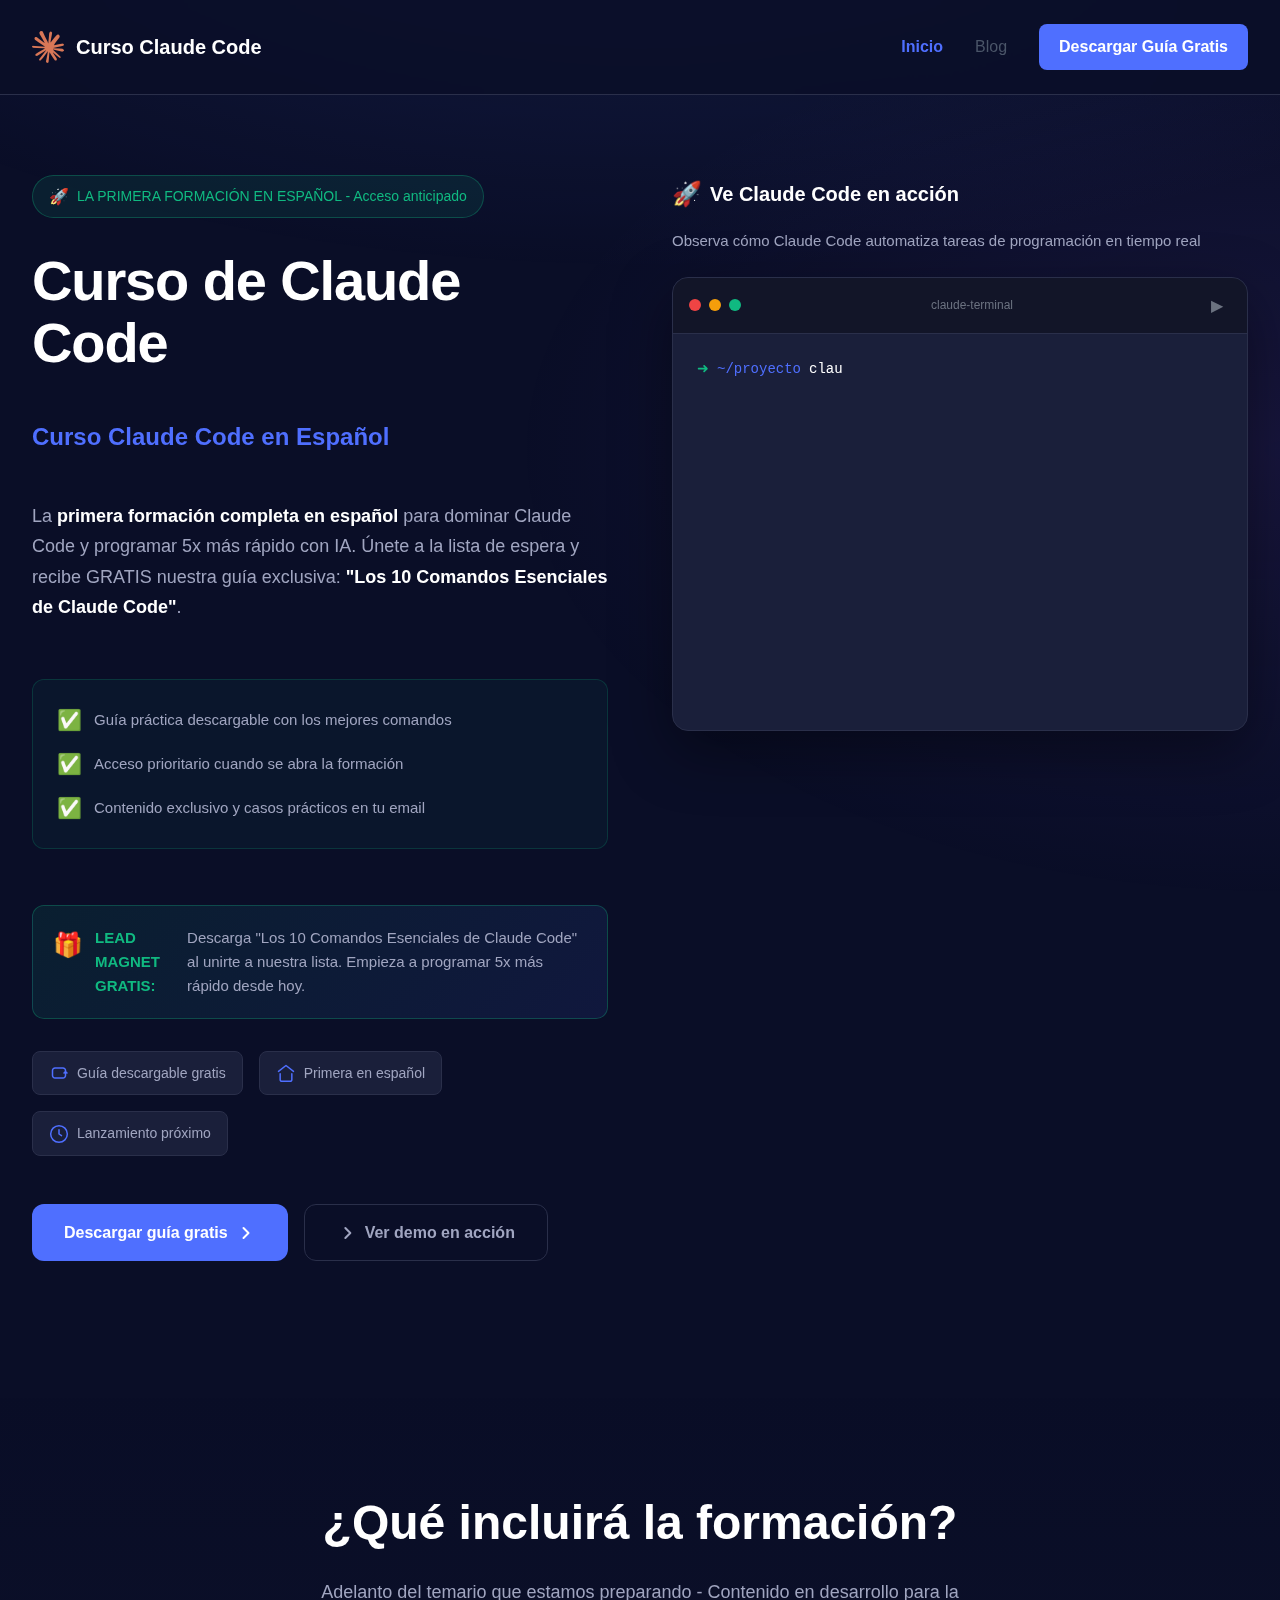
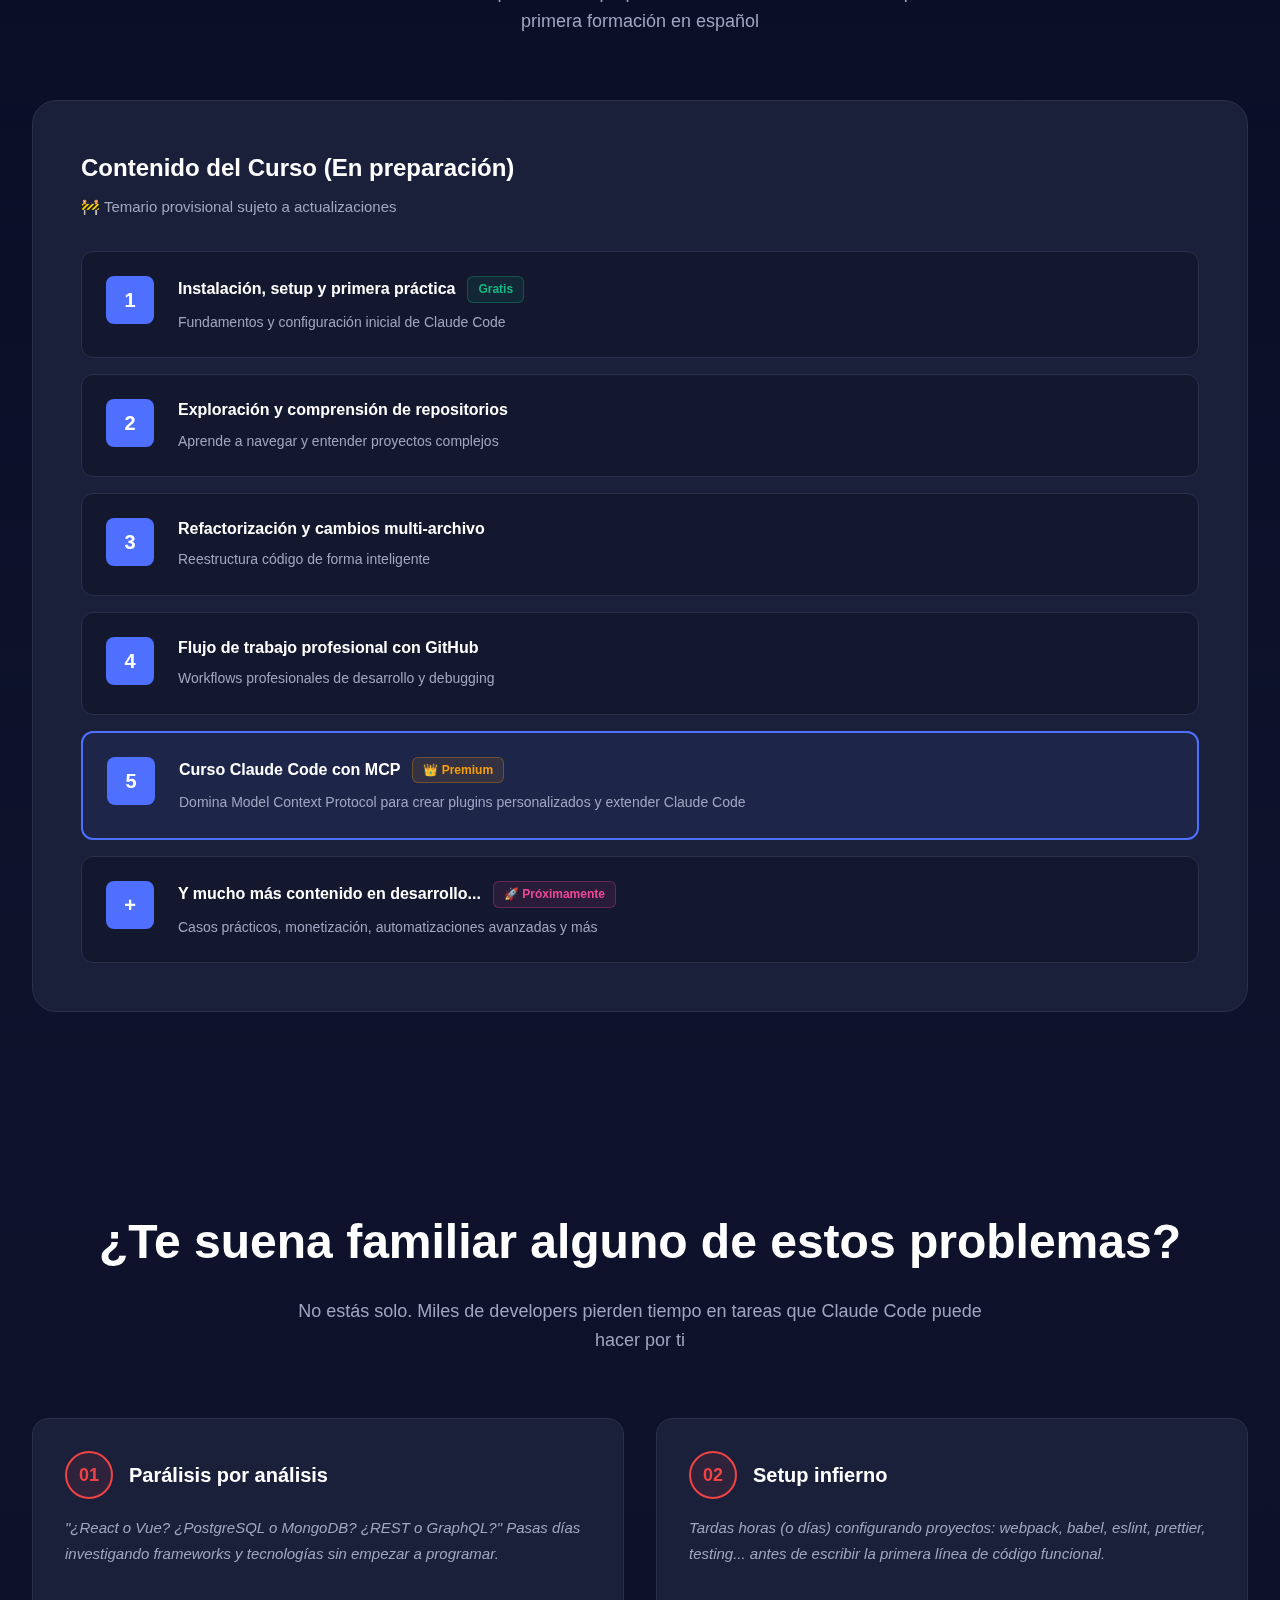
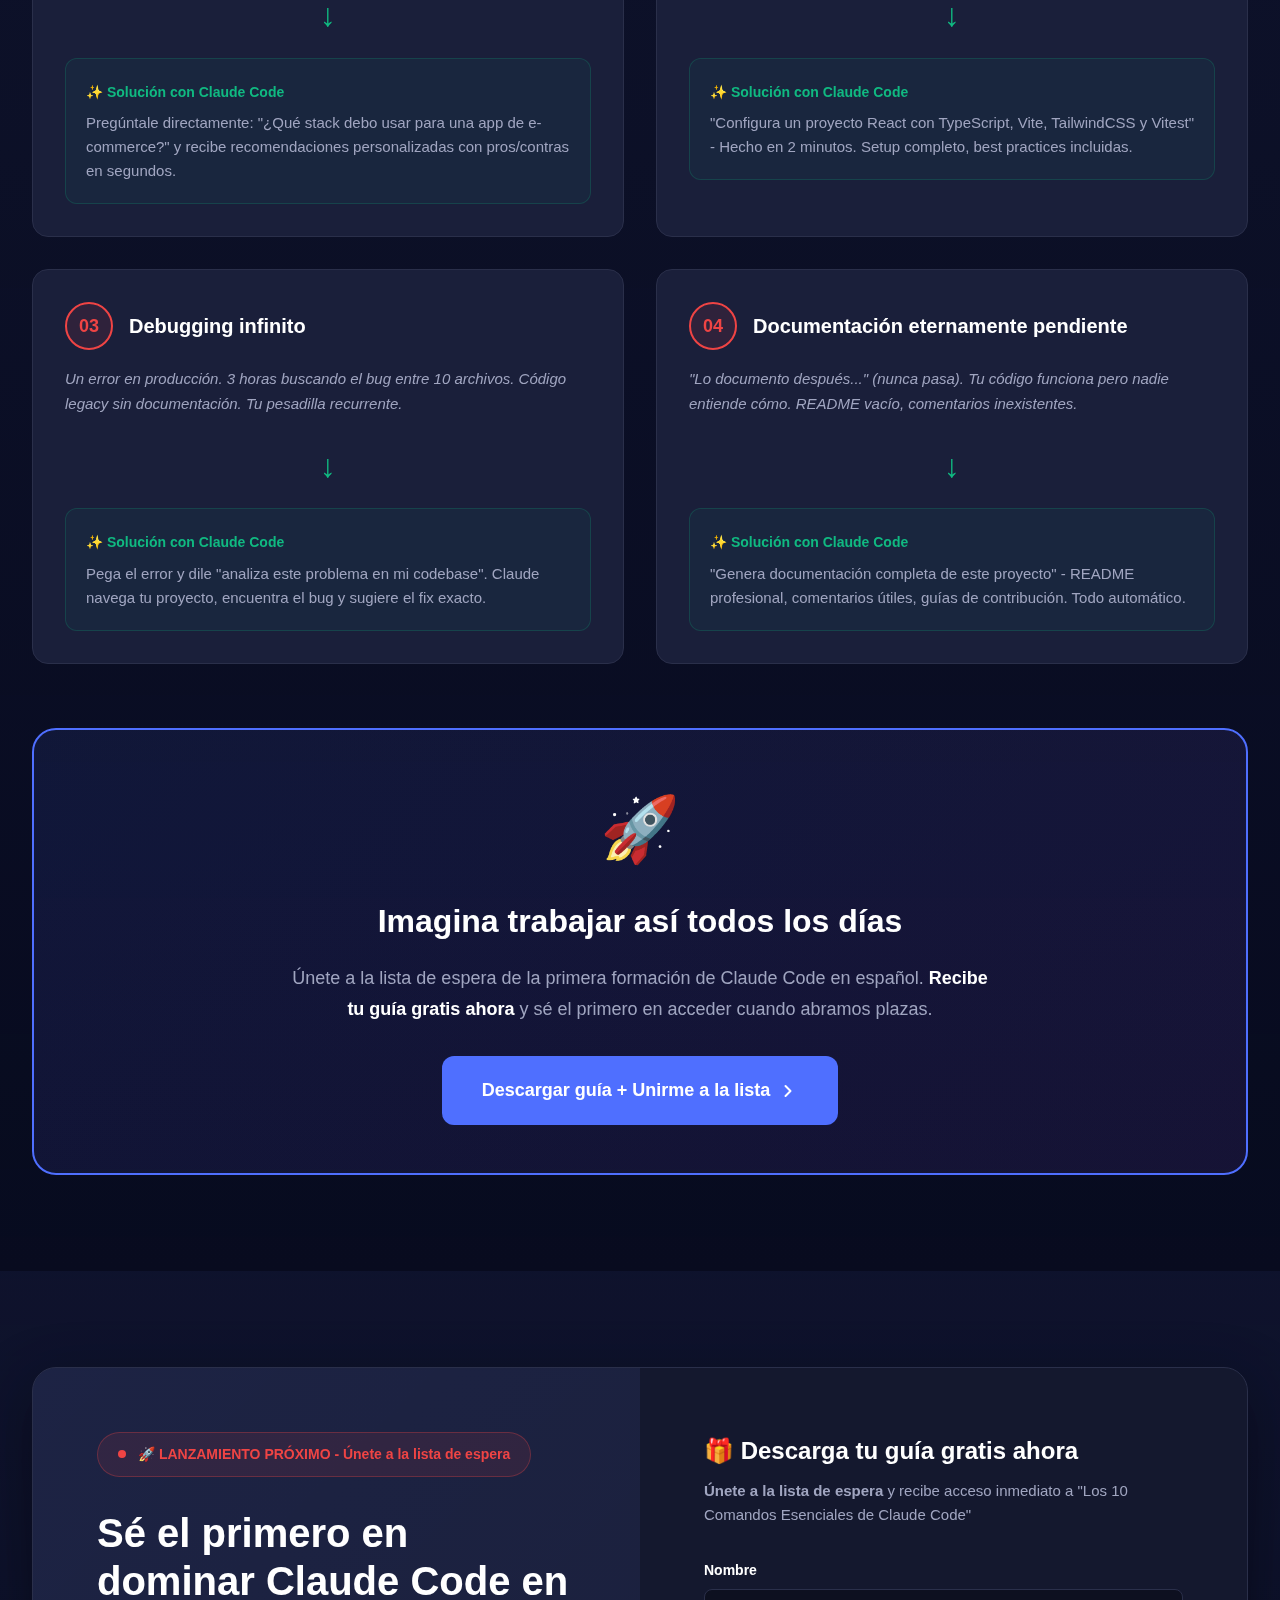
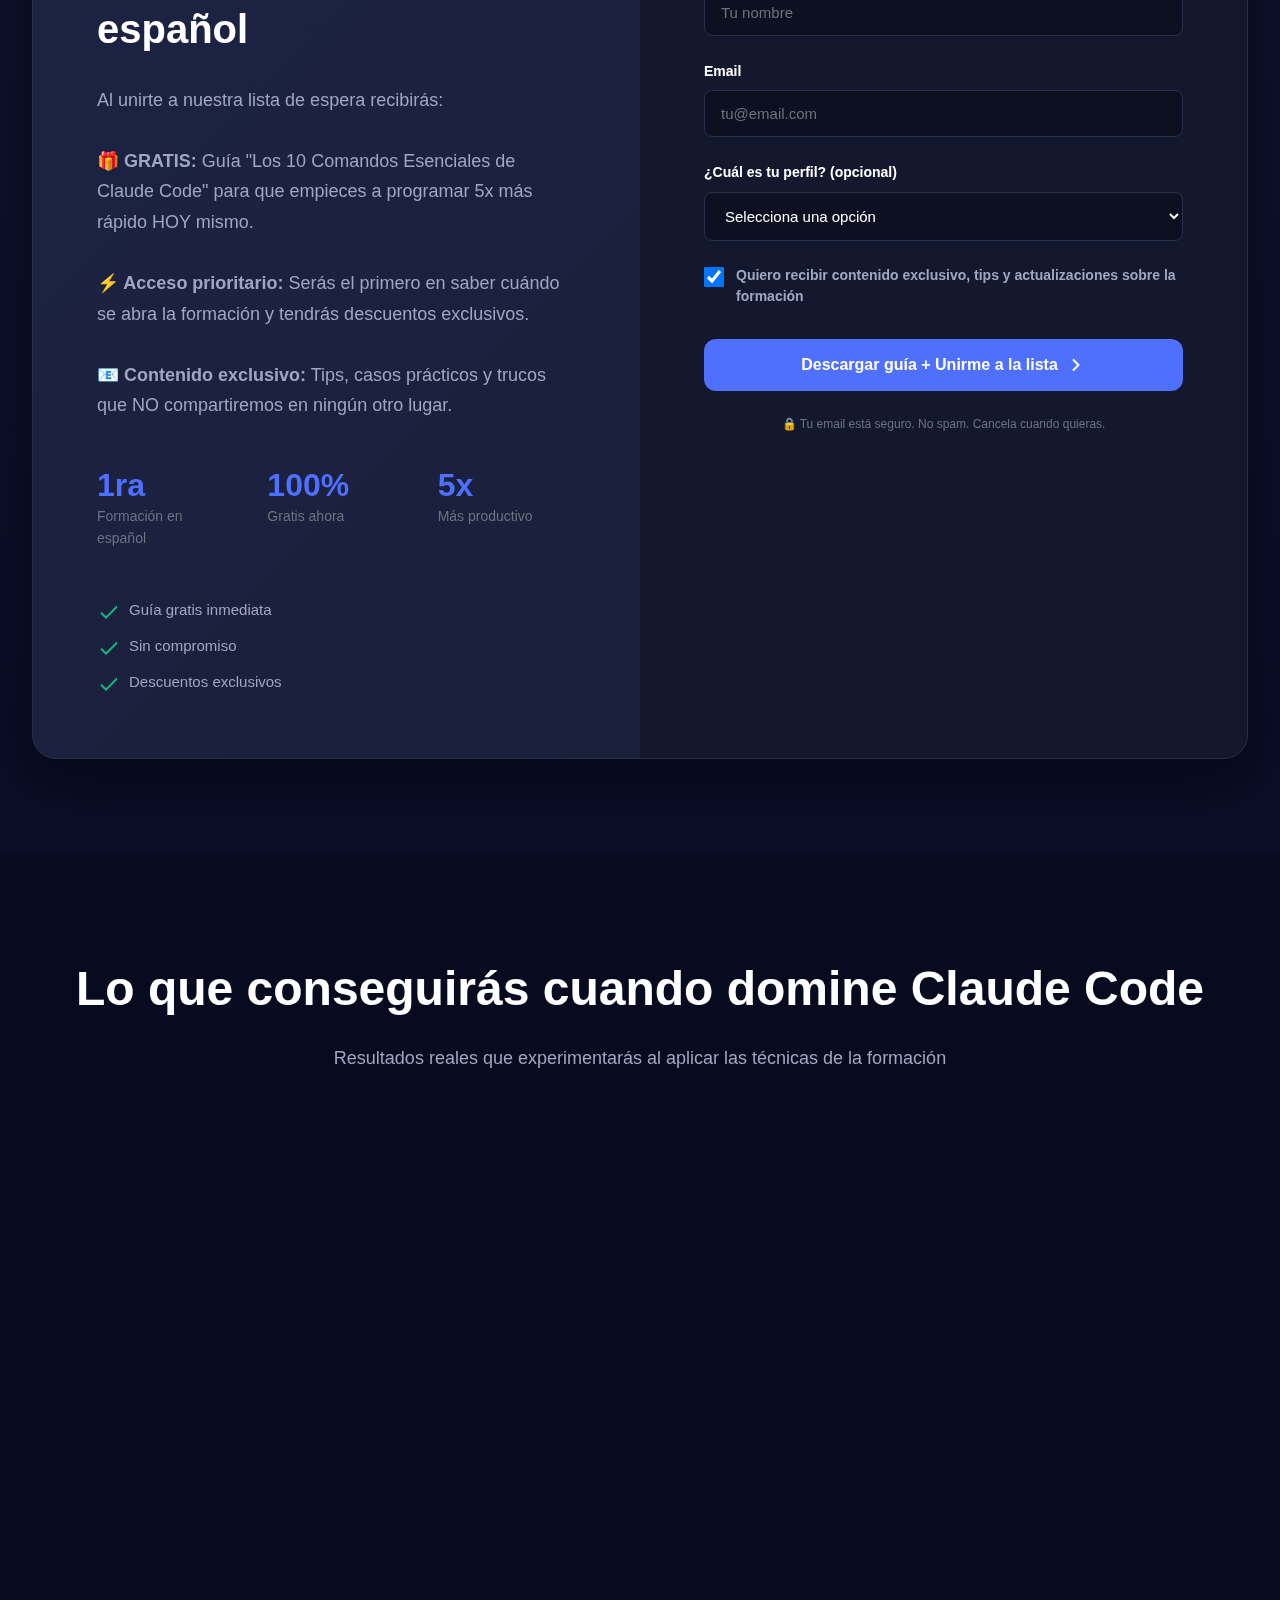
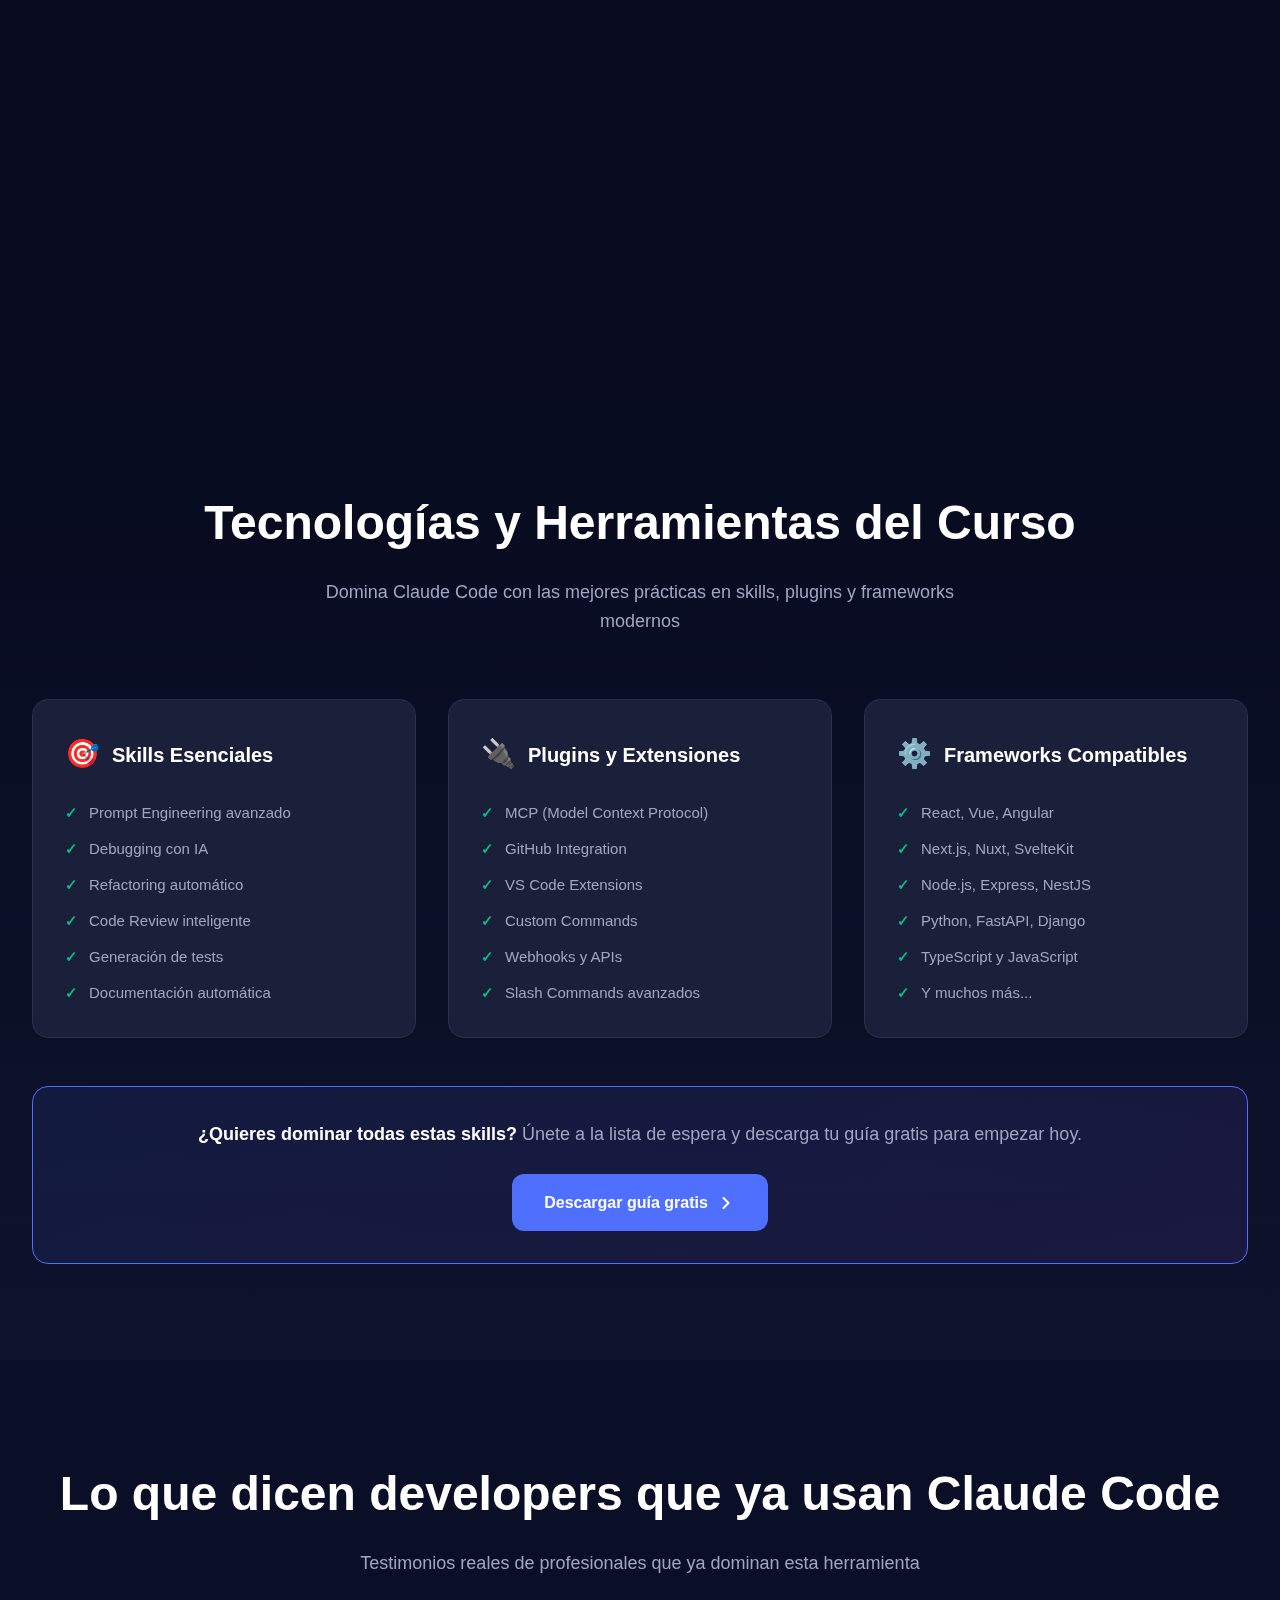
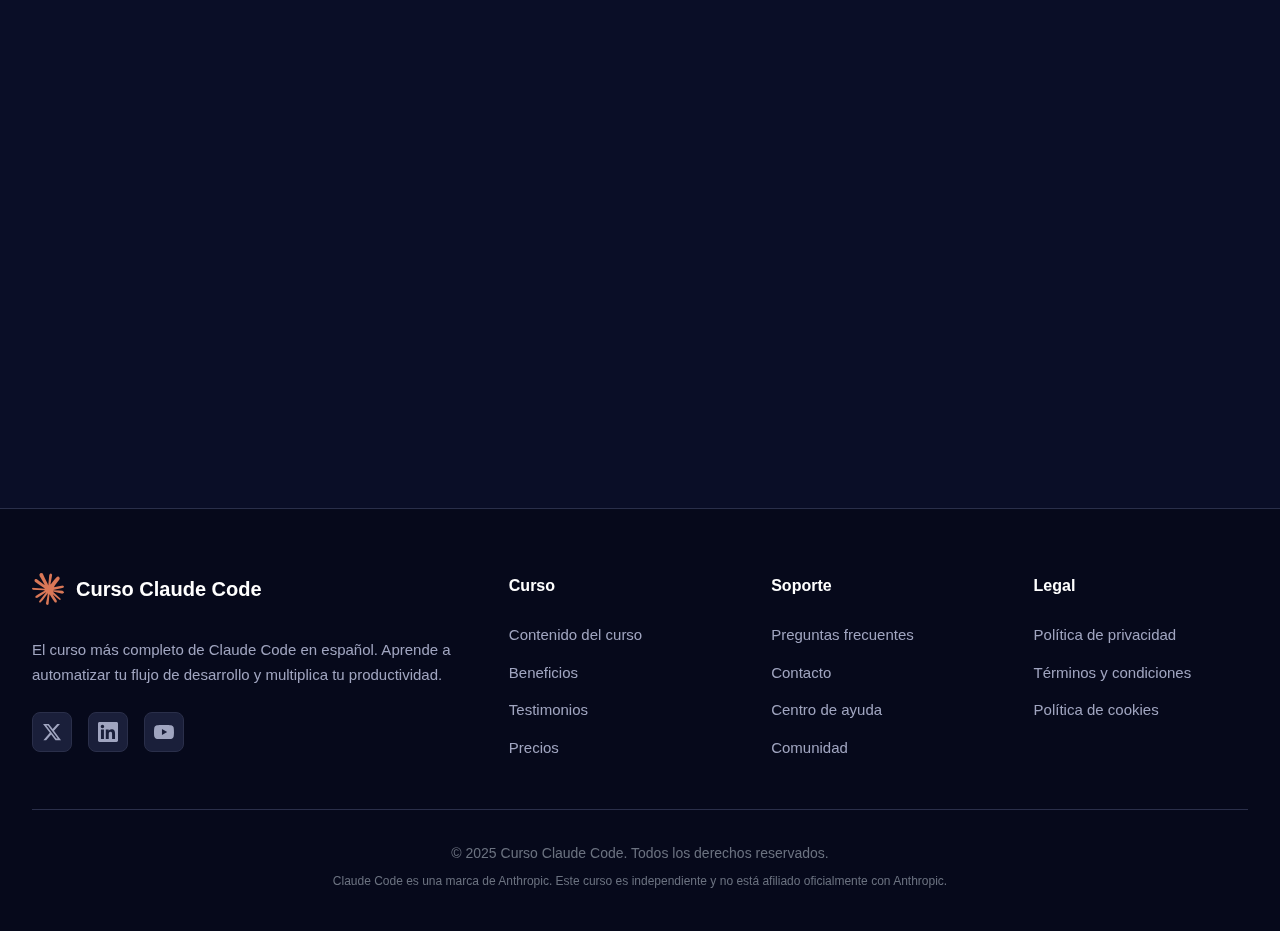
<file: index.html>
<!DOCTYPE html>
<html lang="es">
<head>
    <meta charset="UTF-8">
    <meta name="viewport" content="width=device-width, initial-scale=1.0">
    <title>Curso Claude Code en Español: De Cero a Experto | La Primera Formación Completa</title>

    <!-- SEO Meta Tags -->
    <meta name="description" content="Aprende Claude Code en español con la primera formación completa. El mejor curso de Claude Code para programar 5x más rápido con IA. Descarga gratis la guía de 10 comandos esenciales.">
    <meta name="keywords" content="claude code curso, curso de claude code en español, el mejor curso de claude, curso claude code español, formación claude code, aprender claude code, claude ai programming, claude code tutorial español, curso programación ia, claude anthropic curso">
    <meta name="author" content="Curso Claude Code">
    <meta name="robots" content="index, follow">
    <meta name="googlebot" content="index, follow">
    <meta name="language" content="Spanish">

    <!-- Open Graph / Facebook -->
    <meta property="og:type" content="website">
    <meta property="og:url" content="https://www.claudecodecurso.com/">
    <meta property="og:title" content="Curso Claude Code en Español: De Cero a Experto">
    <meta property="og:description" content="La primera formación completa de Claude Code en español. Aprende a programar 5x más rápido con IA. Descarga gratis la guía de 10 comandos esenciales.">
    <meta property="og:image" content="https://www.claudecodecurso.com/claude-color.png">
    <meta property="og:locale" content="es_ES">
    <meta property="og:site_name" content="Curso Claude Code">

    <!-- Twitter -->
    <meta name="twitter:card" content="summary_large_image">
    <meta name="twitter:url" content="https://www.claudecodecurso.com/">
    <meta name="twitter:title" content="Curso Claude Code en Español: De Cero a Experto">
    <meta name="twitter:description" content="La primera formación completa de Claude Code en español. Aprende a programar 5x más rápido con IA.">
    <meta name="twitter:image" content="https://www.claudecodecurso.com/claude-color.png">

    <!-- Canonical URL -->
    <link rel="canonical" href="https://www.claudecodecurso.com/">

    <!-- Favicon -->
    <link rel="icon" type="image/x-icon" href="/favicon.ico">
    <link rel="icon" type="image/png" href="/claude-color.png">
    <link rel="apple-touch-icon" href="/apple-touch-icon.png">
    <link rel="manifest" href="/manifest.json">
    <meta name="theme-color" content="#3b82f6">

    <!-- Preconnect for Performance -->
    <link rel="preconnect" href="https://fonts.googleapis.com">
    <link rel="preconnect" href="https://fonts.gstatic.com" crossorigin>

    <link rel="stylesheet" href="styles.css">

    <!-- JSON-LD Schema - Course -->
    <script type="application/ld+json">
    {
      "@context": "https://schema.org",
      "@type": "Course",
      "name": "Curso Claude Code en Español: De Cero a Experto",
      "description": "La primera formación completa en español para dominar Claude Code y programar 5x más rápido con IA. Aprende prompt engineering, debugging con IA, refactoring automático y mucho más.",
      "provider": {
        "@type": "Organization",
        "name": "Curso Claude Code",
        "url": "https://www.claudecodecurso.com/"
      },
      "courseCode": "CLAUDE-CODE-ES-2025",
      "educationalLevel": "Beginner to Advanced",
      "inLanguage": "es",
      "availableLanguage": "es",
      "teaches": "Claude Code, Programación con IA, Prompt Engineering, Debugging con IA, Refactoring automático, Model Context Protocol (MCP), GitHub Integration, Desarrollo con IA",
      "keywords": "claude code curso, curso de claude code en español, el mejor curso de claude, curso claude code español, formación claude code, aprender claude code, claude ai programming, claude code tutorial español, curso programación ia, claude anthropic curso, curso ia programación, mejor curso claude code",
      "hasCourseInstance": {
        "@type": "CourseInstance",
        "courseMode": "online",
        "courseWorkload": "PT40H"
      },
      "offers": {
        "@type": "Offer",
        "category": "Lead Magnet",
        "price": "0",
        "priceCurrency": "EUR",
        "availability": "https://schema.org/InStock",
        "url": "https://www.claudecodecurso.com/#formulario"
      },
      "aggregateRating": {
        "@type": "AggregateRating",
        "ratingValue": "5",
        "reviewCount": "3"
      }
    }
    </script>

    <!-- JSON-LD Schema - Reviews -->
    <script type="application/ld+json">
    {
      "@context": "https://schema.org",
      "@type": "ItemList",
      "itemListElement": [
        {
          "@type": "Review",
          "author": {
            "@type": "Person",
            "name": "María González"
          },
          "reviewRating": {
            "@type": "Rating",
            "ratingValue": "5",
            "bestRating": "5"
          },
          "reviewBody": "Claude Code cambió completamente mi forma de trabajar. Antes tardaba días en configurar proyectos, ahora lo hago en minutos. No puedo esperar a la formación en español.",
          "itemReviewed": {
            "@type": "Course",
            "name": "Curso Claude Code en Español"
          }
        },
        {
          "@type": "Review",
          "author": {
            "@type": "Person",
            "name": "Juan Rodríguez"
          },
          "reviewRating": {
            "@type": "Rating",
            "ratingValue": "5",
            "bestRating": "5"
          },
          "reviewBody": "Como líder técnico, Claude Code me ayuda a revisar código y documentar proyectos 10x más rápido. Una formación estructurada en español es justo lo que necesitamos.",
          "itemReviewed": {
            "@type": "Course",
            "name": "Curso Claude Code en Español"
          }
        },
        {
          "@type": "Review",
          "author": {
            "@type": "Person",
            "name": "Ana López"
          },
          "reviewRating": {
            "@type": "Rating",
            "ratingValue": "5",
            "bestRating": "5"
          },
          "reviewBody": "Claude Code me permitió lanzar mi MVP en semanas en lugar de meses. Estoy en la lista de espera porque quiero dominar todas sus funcionalidades avanzadas.",
          "itemReviewed": {
            "@type": "Course",
            "name": "Curso Claude Code en Español"
          }
        }
      ]
    }
    </script>
</head>
<body>
    <!-- Navigation -->
    <nav class="navbar">
        <div class="container">
            <div class="nav-content">
                <div class="logo">
                    <a href="index.html" style="display: flex; align-items: center; gap: 0.75rem; text-decoration: none; color: inherit;">
                        <div class="logo-icon">
                            <img src="claude-color.png" alt="Claude Code Logo" width="32" height="32" loading="eager">
                        </div>
                        <span class="logo-text">Curso Claude Code</span>
                    </a>
                </div>
                <div class="nav-links" style="display: flex; align-items: center; gap: 2rem;">
                    <a href="index.html" style="text-decoration: none; color: #4F6FFF; font-weight: 600;">Inicio</a>
                    <a href="blog.html" style="text-decoration: none; color: #4a5568; font-weight: 500;">Blog</a>
                    <a href="#formulario" style="background: #4F6FFF; color: white; padding: 0.625rem 1.25rem; border-radius: 8px; font-weight: 600; text-decoration: none;">Descargar Guía Gratis</a>
                </div>
            </div>
        </div>
    </nav>

    <!-- Hero Section -->
    <section class="hero">
        <div class="container">
            <div class="hero-content">
                <div class="hero-left">
                    <div class="badge-offer">
                        <span class="badge-icon">🚀</span>
                        LA PRIMERA FORMACIÓN EN ESPAÑOL - Acceso anticipado
                    </div>

                    <h1 class="hero-title">
                        Curso de Claude Code
                    </h1>

                    <h2 class="hero-subtitle">
                        Curso Claude Code en Español
                    </h2>

                    <p class="hero-description">
                        La <strong>primera formación completa en español</strong> para dominar Claude Code y programar 5x más rápido con IA. Únete a la lista de espera y recibe GRATIS nuestra guía exclusiva: <strong>"Los 10 Comandos Esenciales de Claude Code"</strong>.
                    </p>

                    <div class="pain-points">
                        <div class="pain-point">
                            <span class="pain-icon">✅</span>
                            <span class="pain-text">Guía práctica descargable con los mejores comandos</span>
                        </div>
                        <div class="pain-point">
                            <span class="pain-icon">✅</span>
                            <span class="pain-text">Acceso prioritario cuando se abra la formación</span>
                        </div>
                        <div class="pain-point">
                            <span class="pain-icon">✅</span>
                            <span class="pain-text">Contenido exclusivo y casos prácticos en tu email</span>
                        </div>
                    </div>

                    <div class="solution-badge">
                        <span class="solution-icon">🎁</span>
                        <strong>LEAD MAGNET GRATIS:</strong> Descarga "Los 10 Comandos Esenciales de Claude Code" al unirte a nuestra lista. Empieza a programar 5x más rápido desde hoy.
                    </div>

                    <div class="features-badges">
                        <div class="feature-badge">
                            <svg width="20" height="20" viewBox="0 0 20 20" fill="none" xmlns="http://www.w3.org/2000/svg">
                                <path d="M18 10L16.5 8.5L15 10M16.5 8.5V12.5C16.5 13.163 16.2366 13.7989 15.7678 14.2678C15.2989 14.7366 14.663 15 14 15H6C5.33696 15 4.70107 14.7366 4.23223 14.2678C3.76339 13.7989 3.5 13.163 3.5 12.5V7.5C3.5 6.83696 3.76339 6.20107 4.23223 5.73223C4.70107 5.26339 5.33696 5 6 5H14C14.663 5 15.2989 5.26339 15.7678 5.73223C16.2366 6.20107 16.5 6.83696 16.5 7.5V8.5Z" stroke="currentColor" stroke-width="1.5" stroke-linecap="round" stroke-linejoin="round"/>
                            </svg>
                            Guía descargable gratis
                        </div>
                        <div class="feature-badge">
                            <svg width="20" height="20" viewBox="0 0 20 20" fill="none" xmlns="http://www.w3.org/2000/svg">
                                <path d="M17.5 8.33333L10 2.5L2.5 8.33333M15.8333 10.8333V16.6667C15.8333 17.1087 15.6577 17.5326 15.345 17.8452C15.0324 18.1577 14.6087 18.3333 14.1667 18.3333H5.83333C5.39131 18.3333 4.96738 18.1577 4.65482 17.8452C4.34226 17.5326 4.16667 17.1087 4.16667 16.6667V10.8333" stroke="currentColor" stroke-width="1.5" stroke-linecap="round" stroke-linejoin="round"/>
                            </svg>
                            Primera en español
                        </div>
                        <div class="feature-badge">
                            <svg width="20" height="20" viewBox="0 0 20 20" fill="none" xmlns="http://www.w3.org/2000/svg">
                                <path d="M10 18.3333C14.6024 18.3333 18.3333 14.6024 18.3333 10C18.3333 5.39763 14.6024 1.66667 10 1.66667C5.39763 1.66667 1.66667 5.39763 1.66667 10C1.66667 14.6024 5.39763 18.3333 10 18.3333Z" stroke="currentColor" stroke-width="1.5" stroke-linecap="round" stroke-linejoin="round"/>
                                <path d="M10 5.83333V10L12.5 11.6667" stroke="currentColor" stroke-width="1.5" stroke-linecap="round" stroke-linejoin="round"/>
                            </svg>
                            Lanzamiento próximo
                        </div>
                    </div>

                    <div class="cta-buttons">
                        <a href="#formulario" class="btn-primary">
                            Descargar guía gratis
                            <svg width="20" height="20" viewBox="0 0 20 20" fill="none" xmlns="http://www.w3.org/2000/svg">
                                <path d="M7.5 15L12.5 10L7.5 5" stroke="currentColor" stroke-width="2" stroke-linecap="round" stroke-linejoin="round"/>
                            </svg>
                        </a>
                        <button class="btn-secondary" onclick="document.querySelector('.terminal-play').click()">
                            <svg width="20" height="20" viewBox="0 0 20 20" fill="none" xmlns="http://www.w3.org/2000/svg">
                                <path d="M8.33333 5L13.3333 10L8.33333 15" stroke="currentColor" stroke-width="2" stroke-linecap="round" stroke-linejoin="round"/>
                            </svg>
                            Ver demo en acción
                        </button>
                    </div>
                </div>

                <div class="hero-right">
                    <div class="demo-header">
                        <span class="demo-icon">🚀</span>
                        Ve Claude Code en acción
                    </div>
                    <p class="demo-subtitle">
                        Observa cómo Claude Code automatiza tareas de programación en tiempo real
                    </p>

                    <div class="terminal">
                        <div class="terminal-header">
                            <div class="terminal-dots">
                                <span class="dot red"></span>
                                <span class="dot yellow"></span>
                                <span class="dot green"></span>
                            </div>
                            <div class="terminal-title">claude-terminal</div>
                            <button class="terminal-play">▶</button>
                        </div>
                        <div class="terminal-body">
                            <div class="terminal-line">
                                <span class="prompt">➜</span>
                                <span class="path">~/proyecto</span>
                                <span class="command">claude help</span>
                            </div>
                            <div class="terminal-output">
                                <div class="output-line">
                                    <span class="icon">📋</span>
                                    <span class="text loading">Generando documentación...</span>
                                </div>
                                <div class="output-line">
                                    <span class="icon check">✅</span>
                                    <span class="text">README.md actualizado</span>
                                </div>
                                <div class="output-line">
                                    <span class="icon check">✅</span>
                                    <span class="text">Documentación de API creada</span>
                                </div>
                                <div class="output-line">
                                    <span class="icon check">✅</span>
                                    <span class="text">Guía de contribución añadida</span>
                                </div>
                                <div class="output-line">
                                    <span class="icon check">✅</span>
                                    <span class="text">Ejemplos de código incluidos</span>
                                </div>
                                <div class="output-line">
                                    <span class="icon">📁</span>
                                    <span class="text">Documentación disponible en ./docs/</span>
                                </div>
                            </div>
                        </div>
                    </div>
                </div>
            </div>
        </div>
    </section>

    <!-- Course Content Section -->
    <section class="course-content">
        <div class="container">
            <div class="section-header">
                <h2 class="section-title">¿Qué incluirá la formación?</h2>
                <p class="section-subtitle">
                    Adelanto del temario que estamos preparando - Contenido en desarrollo para la primera formación en español
                </p>
            </div>

            <div class="curriculum-box">
                <div class="curriculum-header">
                    <h3>Contenido del Curso (En preparación)</h3>
                    <p>🚧 Temario provisional sujeto a actualizaciones</p>
                </div>

                <div class="curriculum-simple">

                    <div class="module-simple">
                        <div class="module-number-simple">1</div>
                        <div class="module-content">
                            <div class="module-title">
                                Instalación, setup y primera práctica
                                <span class="badge-free">Gratis</span>
                            </div>
                            <div class="module-description">Fundamentos y configuración inicial de Claude Code</div>
                        </div>
                    </div>

                    <div class="module-simple">
                        <div class="module-number-simple">2</div>
                        <div class="module-content">
                            <div class="module-title">
                                Exploración y comprensión de repositorios
                            </div>
                            <div class="module-description">Aprende a navegar y entender proyectos complejos</div>
                        </div>
                    </div>

                    <div class="module-simple">
                        <div class="module-number-simple">3</div>
                        <div class="module-content">
                            <div class="module-title">
                                Refactorización y cambios multi-archivo
                            </div>
                            <div class="module-description">Reestructura código de forma inteligente</div>
                        </div>
                    </div>

                    <div class="module-simple">
                        <div class="module-number-simple">4</div>
                        <div class="module-content">
                            <div class="module-title">
                                Flujo de trabajo profesional con GitHub
                            </div>
                            <div class="module-description">Workflows profesionales de desarrollo y debugging</div>
                        </div>
                    </div>

                    <div class="module-simple module-highlight">
                        <div class="module-number-simple">5</div>
                        <div class="module-content">
                            <h2 class="module-title-h2">
                                Curso Claude Code con MCP
                                <span class="badge-premium">👑 Premium</span>
                            </h2>
                            <div class="module-description">Domina Model Context Protocol para crear plugins personalizados y extender Claude Code</div>
                        </div>
                    </div>

                    <div class="module-simple">
                        <div class="module-number-simple">+</div>
                        <div class="module-content">
                            <div class="module-title">
                                Y mucho más contenido en desarrollo...
                                <span class="badge-upcoming">🚀 Próximamente</span>
                            </div>
                            <div class="module-description">Casos prácticos, monetización, automatizaciones avanzadas y más</div>
                        </div>
                    </div>

                </div>
            </div>
        </div>
    </section>

    <!-- Problem/Solution Section -->
    <section class="problem-solution">
        <div class="container">
            <div class="section-header">
                <h2 class="section-title">¿Te suena familiar alguno de estos problemas?</h2>
                <p class="section-subtitle">
                    No estás solo. Miles de developers pierden tiempo en tareas que Claude Code puede hacer por ti
                </p>
            </div>

            <div class="problems-grid">
                <div class="problem-card">
                    <div class="problem-header">
                        <span class="problem-number">01</span>
                        <h3 class="problem-title">Parálisis por análisis</h3>
                    </div>
                    <p class="problem-desc">
                        "¿React o Vue? ¿PostgreSQL o MongoDB? ¿REST o GraphQL?" Pasas días investigando frameworks y tecnologías sin empezar a programar.
                    </p>
                    <div class="solution-arrow">↓</div>
                    <div class="solution-box">
                        <span class="solution-label">✨ Solución con Claude Code</span>
                        <p>Pregúntale directamente: "¿Qué stack debo usar para una app de e-commerce?" y recibe recomendaciones personalizadas con pros/contras en segundos.</p>
                    </div>
                </div>

                <div class="problem-card">
                    <div class="problem-header">
                        <span class="problem-number">02</span>
                        <h3 class="problem-title">Setup infierno</h3>
                    </div>
                    <p class="problem-desc">
                        Tardas horas (o días) configurando proyectos: webpack, babel, eslint, prettier, testing... antes de escribir la primera línea de código funcional.
                    </p>
                    <div class="solution-arrow">↓</div>
                    <div class="solution-box">
                        <span class="solution-label">✨ Solución con Claude Code</span>
                        <p>"Configura un proyecto React con TypeScript, Vite, TailwindCSS y Vitest" - Hecho en 2 minutos. Setup completo, best practices incluidas.</p>
                    </div>
                </div>

                <div class="problem-card">
                    <div class="problem-header">
                        <span class="problem-number">03</span>
                        <h3 class="problem-title">Debugging infinito</h3>
                    </div>
                    <p class="problem-desc">
                        Un error en producción. 3 horas buscando el bug entre 10 archivos. Código legacy sin documentación. Tu pesadilla recurrente.
                    </p>
                    <div class="solution-arrow">↓</div>
                    <div class="solution-box">
                        <span class="solution-label">✨ Solución con Claude Code</span>
                        <p>Pega el error y dile "analiza este problema en mi codebase". Claude navega tu proyecto, encuentra el bug y sugiere el fix exacto.</p>
                    </div>
                </div>

                <div class="problem-card">
                    <div class="problem-header">
                        <span class="problem-number">04</span>
                        <h3 class="problem-title">Documentación eternamente pendiente</h3>
                    </div>
                    <p class="problem-desc">
                        "Lo documento después..." (nunca pasa). Tu código funciona pero nadie entiende cómo. README vacío, comentarios inexistentes.
                    </p>
                    <div class="solution-arrow">↓</div>
                    <div class="solution-box">
                        <span class="solution-label">✨ Solución con Claude Code</span>
                        <p>"Genera documentación completa de este proyecto" - README profesional, comentarios útiles, guías de contribución. Todo automático.</p>
                    </div>
                </div>
            </div>

            <div class="transformation-cta">
                <div class="transformation-icon">🚀</div>
                <h3>Imagina trabajar así todos los días</h3>
                <p>Únete a la lista de espera de la primera formación de Claude Code en español. <strong>Recibe tu guía gratis ahora</strong> y sé el primero en acceder cuando abramos plazas.</p>
                <a href="#formulario" class="btn-primary btn-large">
                    Descargar guía + Unirme a la lista
                    <svg width="20" height="20" viewBox="0 0 20 20" fill="none" xmlns="http://www.w3.org/2000/svg">
                        <path d="M7.5 15L12.5 10L7.5 5" stroke="currentColor" stroke-width="2" stroke-linecap="round" stroke-linejoin="round"/>
                    </svg>
                </a>
            </div>
        </div>
    </section>

    <!-- Contact Form Section - MOVED UP -->
    <section id="formulario" class="contact-section">
        <div class="container">
            <div class="contact-wrapper">
                <div class="contact-content">
                    <div class="contact-left">
                        <div class="contact-badge">
                            <span class="pulse-dot"></span>
                            🚀 LANZAMIENTO PRÓXIMO - Únete a la lista de espera
                        </div>
                        <h2 class="contact-title">
                            Sé el primero en dominar Claude Code en español
                        </h2>
                        <p class="contact-description">
                            Al unirte a nuestra lista de espera recibirás:<br><br>
                            <strong>🎁 GRATIS:</strong> Guía "Los 10 Comandos Esenciales de Claude Code" para que empieces a programar 5x más rápido HOY mismo.<br><br>
                            <strong>⚡ Acceso prioritario:</strong> Serás el primero en saber cuándo se abra la formación y tendrás descuentos exclusivos.<br><br>
                            <strong>📧 Contenido exclusivo:</strong> Tips, casos prácticos y trucos que NO compartiremos en ningún otro lugar.
                        </p>

                        <div class="contact-stats">
                            <div class="stat-item">
                                <div class="stat-number">1ra</div>
                                <div class="stat-label">Formación en español</div>
                            </div>
                            <div class="stat-item">
                                <div class="stat-number">100%</div>
                                <div class="stat-label">Gratis ahora</div>
                            </div>
                            <div class="stat-item">
                                <div class="stat-number">5x</div>
                                <div class="stat-label">Más productivo</div>
                            </div>
                        </div>

                        <div class="trust-badges">
                            <div class="trust-item">
                                <svg width="20" height="20" viewBox="0 0 20 20" fill="none" xmlns="http://www.w3.org/2000/svg">
                                    <path d="M9 16.17L4.83 12l-1.42 1.41L9 19 21 7l-1.41-1.41L9 16.17z" fill="#10b981"/>
                                </svg>
                                Guía gratis inmediata
                            </div>
                            <div class="trust-item">
                                <svg width="20" height="20" viewBox="0 0 20 20" fill="none" xmlns="http://www.w3.org/2000/svg">
                                    <path d="M9 16.17L4.83 12l-1.42 1.41L9 19 21 7l-1.41-1.41L9 16.17z" fill="#10b981"/>
                                </svg>
                                Sin compromiso
                            </div>
                            <div class="trust-item">
                                <svg width="20" height="20" viewBox="0 0 20 20" fill="none" xmlns="http://www.w3.org/2000/svg">
                                    <path d="M9 16.17L4.83 12l-1.42 1.41L9 19 21 7l-1.41-1.41L9 16.17z" fill="#10b981"/>
                                </svg>
                                Descuentos exclusivos
                            </div>
                        </div>
                    </div>

                    <div class="contact-right">
                        <div class="form-container">
                            <div class="form-header">
                                <h3>🎁 Descarga tu guía gratis ahora</h3>
                                <p><strong>Únete a la lista de espera</strong> y recibe acceso inmediato a "Los 10 Comandos Esenciales de Claude Code"</p>
                            </div>

                            <form id="contactForm" class="contact-form">
                                <div class="form-group">
                                    <label for="name">Nombre</label>
                                    <input
                                        type="text"
                                        id="name"
                                        name="name"
                                        placeholder="Tu nombre"
                                        required
                                    >
                                </div>

                                <div class="form-group">
                                    <label for="email">Email</label>
                                    <input
                                        type="email"
                                        id="email"
                                        name="email"
                                        placeholder="tu@email.com"
                                        required
                                    >
                                </div>

                                <div class="form-group">
                                    <label for="role">¿Cuál es tu perfil? (opcional)</label>
                                    <select id="role" name="role">
                                        <option value="">Selecciona una opción</option>
                                        <option value="developer">Developer/Programador</option>
                                        <option value="student">Estudiante</option>
                                        <option value="entrepreneur">Emprendedor</option>
                                        <option value="freelancer">Freelancer</option>
                                        <option value="other">Otro</option>
                                    </select>
                                </div>

                                <div class="form-group checkbox-group">
                                    <label class="checkbox-label">
                                        <input type="checkbox" name="newsletter" checked>
                                        <span class="checkbox-text">Quiero recibir contenido exclusivo, tips y actualizaciones sobre la formación</span>
                                    </label>
                                </div>

                                <button type="submit" class="btn-submit">
                                    <span class="btn-text">Descargar guía + Unirme a la lista</span>
                                    <svg width="20" height="20" viewBox="0 0 20 20" fill="none" xmlns="http://www.w3.org/2000/svg">
                                        <path d="M7.5 15L12.5 10L7.5 5" stroke="currentColor" stroke-width="2" stroke-linecap="round" stroke-linejoin="round"/>
                                    </svg>
                                </button>

                                <p class="form-disclaimer">
                                    🔒 Tu email está seguro. No spam. Cancela cuando quieras.
                                </p>
                            </form>

                            <div id="formSuccess" class="form-success" style="display: none;">
                                <div class="success-icon">✓</div>
                                <h3>¡Bienvenido a la lista! 🎉</h3>
                                <p><strong>Revisa tu email</strong> - Te hemos enviado tu guía "Los 10 Comandos Esenciales de Claude Code" para que empieces ahora mismo.<br><br>También recibirás contenido exclusivo, tips avanzados y serás el primero en saber cuándo abramos la formación completa.</p>
                            </div>
                        </div>
                    </div>
                </div>
            </div>
        </div>
    </section>

    <!-- Benefits Section -->
    <section class="benefits">
        <div class="container">
            <div class="section-header">
                <h2 class="section-title">Lo que conseguirás cuando domine Claude Code</h2>
                <p class="section-subtitle">
                    Resultados reales que experimentarás al aplicar las técnicas de la formación
                </p>
            </div>

            <div class="benefits-grid">
                <div class="benefit-card">
                    <div class="benefit-icon">⚡</div>
                    <h3 class="benefit-title">Recupera 15h semanales (mínimo)</h3>
                    <p class="benefit-description">
                        <strong>Antes:</strong> 8h configurando proyectos, 5h buscando bugs, 2h escribiendo docs.<br>
                        <strong>Después:</strong> Claude lo hace en minutos. Usas esas 15h para proyectos personales, familia o nuevos clientes.
                    </p>
                </div>

                <div class="benefit-card">
                    <div class="benefit-icon">💰</div>
                    <h3 class="benefit-title">Duplica tu velocidad = Duplica tus ingresos</h3>
                    <p class="benefit-description">
                        <strong>Freelancers:</strong> Entrega proyectos en la mitad del tiempo, acepta 2x más clientes.<br>
                        <strong>Empleados:</strong> Destaca, consigue ascensos más rápido, negocia mejor salario con resultados medibles.
                    </p>
                </div>

                <div class="benefit-card">
                    <div class="benefit-icon">🎯</div>
                    <h3 class="benefit-title">Toma decisiones técnicas sin miedo</h3>
                    <p class="benefit-description">
                        <strong>Antes:</strong> "¿Y si elijo mal el framework y pierdo semanas?"<br>
                        <strong>Después:</strong> Claude te da el contexto completo: pros, contras, casos de uso. Decides con confianza en minutos.
                    </p>
                </div>

                <div class="benefit-card">
                    <div class="benefit-icon">🧠</div>
                    <h3 class="benefit-title">Aprende exponencialmente más rápido</h3>
                    <p class="benefit-description">
                        <strong>Antes:</strong> Días leyendo docs, tutoriales obsoletos, Stack Overflow.<br>
                        <strong>Después:</strong> Claude explica conceptos adaptados a TU nivel y proyecto específico. Es como tener un senior dev 24/7.
                    </p>
                </div>

                <div class="benefit-card">
                    <div class="benefit-icon">🛡️</div>
                    <h3 class="benefit-title">Código limpio y profesional (sin ser senior)</h3>
                    <p class="benefit-description">
                        <strong>Antes:</strong> "Funciona pero no sé si es buena práctica..."<br>
                        <strong>Después:</strong> Claude refactoriza, optimiza y aplica patrones. Tu código parece de alguien con 10+ años de experiencia.
                    </p>
                </div>

                <div class="benefit-card">
                    <div class="benefit-icon">🚀</div>
                    <h3 class="benefit-title">Lanza proyectos 5x más rápido</h3>
                    <p class="benefit-description">
                        <strong>Antes:</strong> "MVP en 3 meses si todo sale bien..."<br>
                        <strong>Después:</strong> Setup completo, features core, deployment en 2-3 semanas. Validas ideas cuando aún están calientes.
                    </p>
                </div>
            </div>
        </div>
    </section>

    <!-- Skills, Plugins & Frameworks Section -->
    <section class="tech-stack">
        <div class="container">
            <div class="section-header">
                <h2 class="section-title">Tecnologías y Herramientas del Curso</h2>
                <p class="section-subtitle">
                    Domina Claude Code con las mejores prácticas en skills, plugins y frameworks modernos
                </p>
            </div>

            <div class="tech-grid">
                <div class="tech-category">
                    <h3 class="tech-category-title">
                        <span class="tech-icon">🎯</span>
                        Skills Esenciales
                    </h3>
                    <ul class="tech-list">
                        <li>Prompt Engineering avanzado</li>
                        <li>Debugging con IA</li>
                        <li>Refactoring automático</li>
                        <li>Code Review inteligente</li>
                        <li>Generación de tests</li>
                        <li>Documentación automática</li>
                    </ul>
                </div>

                <div class="tech-category">
                    <h3 class="tech-category-title">
                        <span class="tech-icon">🔌</span>
                        Plugins y Extensiones
                    </h3>
                    <ul class="tech-list">
                        <li>MCP (Model Context Protocol)</li>
                        <li>GitHub Integration</li>
                        <li>VS Code Extensions</li>
                        <li>Custom Commands</li>
                        <li>Webhooks y APIs</li>
                        <li>Slash Commands avanzados</li>
                    </ul>
                </div>

                <div class="tech-category">
                    <h3 class="tech-category-title">
                        <span class="tech-icon">⚙️</span>
                        Frameworks Compatibles
                    </h3>
                    <ul class="tech-list">
                        <li>React, Vue, Angular</li>
                        <li>Next.js, Nuxt, SvelteKit</li>
                        <li>Node.js, Express, NestJS</li>
                        <li>Python, FastAPI, Django</li>
                        <li>TypeScript y JavaScript</li>
                        <li>Y muchos más...</li>
                    </ul>
                </div>
            </div>

            <div class="tech-cta">
                <p class="tech-cta-text">
                    <strong>¿Quieres dominar todas estas skills?</strong> Únete a la lista de espera y descarga tu guía gratis para empezar hoy.
                </p>
                <a href="#formulario" class="btn-primary">
                    Descargar guía gratis
                    <svg width="20" height="20" viewBox="0 0 20 20" fill="none" xmlns="http://www.w3.org/2000/svg">
                        <path d="M7.5 15L12.5 10L7.5 5" stroke="currentColor" stroke-width="2" stroke-linecap="round" stroke-linejoin="round"/>
                    </svg>
                </a>
            </div>
        </div>
    </section>

    <!-- Testimonials Section -->
    <section class="testimonials">
        <div class="container">
            <div class="section-header">
                <h2 class="section-title">Lo que dicen developers que ya usan Claude Code</h2>
                <p class="section-subtitle">
                    Testimonios reales de profesionales que ya dominan esta herramienta
                </p>
            </div>

            <div class="testimonials-grid">
                <div class="testimonial-card">
                    <div class="testimonial-header">
                        <div class="testimonial-avatar">MG</div>
                        <div class="testimonial-author">
                            <div class="author-name">María González</div>
                            <div class="author-role">Full Stack Developer</div>
                        </div>
                    </div>
                    <div class="testimonial-rating">⭐⭐⭐⭐⭐</div>
                    <p class="testimonial-text">
                        "Claude Code cambió completamente mi forma de trabajar. Antes tardaba días en configurar proyectos, ahora lo hago en minutos. No puedo esperar a la formación en español."
                    </p>
                </div>

                <div class="testimonial-card">
                    <div class="testimonial-header">
                        <div class="testimonial-avatar">JR</div>
                        <div class="testimonial-author">
                            <div class="author-name">Juan Rodríguez</div>
                            <div class="author-role">Tech Lead</div>
                        </div>
                    </div>
                    <div class="testimonial-rating">⭐⭐⭐⭐⭐</div>
                    <p class="testimonial-text">
                        "Como líder técnico, Claude Code me ayuda a revisar código y documentar proyectos 10x más rápido. Una formación estructurada en español es justo lo que necesitamos."
                    </p>
                </div>

                <div class="testimonial-card">
                    <div class="testimonial-header">
                        <div class="testimonial-avatar">AL</div>
                        <div class="testimonial-author">
                            <div class="author-name">Ana López</div>
                            <div class="author-role">Emprendedora Tech</div>
                        </div>
                    </div>
                    <div class="testimonial-rating">⭐⭐⭐⭐⭐</div>
                    <p class="testimonial-text">
                        "Claude Code me permitió lanzar mi MVP en semanas en lugar de meses. Estoy en la lista de espera porque quiero dominar todas sus funcionalidades avanzadas."
                    </p>
                </div>
            </div>
        </div>
    </section>

    <!-- Floating CTA Button -->
    <a href="#formulario" id="floatingCTA" class="floating-cta">
        <span class="cta-text">Descargar guía gratis</span>
        <span class="cta-icon">→</span>
    </a>

    <!-- Footer -->
    <footer class="footer">
        <div class="container">
            <div class="footer-content">
                <div class="footer-section">
                    <div class="footer-logo">
                        <div class="logo-icon">
                            <img src="claude-color.png" alt="Claude Code Logo" width="32" height="32" loading="eager">
                        </div>
                        <span class="logo-text">Curso Claude Code</span>
                    </div>
                    <p class="footer-description">
                        El curso más completo de Claude Code en español. Aprende a automatizar tu flujo de desarrollo y multiplica tu productividad.
                    </p>
                    <div class="social-links">
                        <a href="#" class="social-link" aria-label="Twitter">
                            <svg width="20" height="20" viewBox="0 0 24 24" fill="currentColor">
                                <path d="M18.244 2.25h3.308l-7.227 8.26 8.502 11.24H16.17l-5.214-6.817L4.99 21.75H1.68l7.73-8.835L1.254 2.25H8.08l4.713 6.231zm-1.161 17.52h1.833L7.084 4.126H5.117z"/>
                            </svg>
                        </a>
                        <a href="#" class="social-link" aria-label="LinkedIn">
                            <svg width="20" height="20" viewBox="0 0 24 24" fill="currentColor">
                                <path d="M20.447 20.452h-3.554v-5.569c0-1.328-.027-3.037-1.852-3.037-1.853 0-2.136 1.445-2.136 2.939v5.667H9.351V9h3.414v1.561h.046c.477-.9 1.637-1.85 3.37-1.85 3.601 0 4.267 2.37 4.267 5.455v6.286zM5.337 7.433c-1.144 0-2.063-.926-2.063-2.065 0-1.138.92-2.063 2.063-2.063 1.14 0 2.064.925 2.064 2.063 0 1.139-.925 2.065-2.064 2.065zm1.782 13.019H3.555V9h3.564v11.452zM22.225 0H1.771C.792 0 0 .774 0 1.729v20.542C0 23.227.792 24 1.771 24h20.451C23.2 24 24 23.227 24 22.271V1.729C24 .774 23.2 0 22.222 0h.003z"/>
                            </svg>
                        </a>
                        <a href="#" class="social-link" aria-label="YouTube">
                            <svg width="20" height="20" viewBox="0 0 24 24" fill="currentColor">
                                <path d="M23.498 6.186a3.016 3.016 0 0 0-2.122-2.136C19.505 3.545 12 3.545 12 3.545s-7.505 0-9.377.505A3.017 3.017 0 0 0 .502 6.186C0 8.07 0 12 0 12s0 3.93.502 5.814a3.016 3.016 0 0 0 2.122 2.136c1.871.505 9.376.505 9.376.505s7.505 0 9.377-.505a3.015 3.015 0 0 0 2.122-2.136C24 15.93 24 12 24 12s0-3.93-.502-5.814zM9.545 15.568V8.432L15.818 12l-6.273 3.568z"/>
                            </svg>
                        </a>
                    </div>
                </div>

                <div class="footer-section">
                    <h4 class="footer-title">Curso</h4>
                    <ul class="footer-links">
                        <li><a href="#contenido">Contenido del curso</a></li>
                        <li><a href="#beneficios">Beneficios</a></li>
                        <li><a href="#testimonios">Testimonios</a></li>
                        <li><a href="#precios">Precios</a></li>
                    </ul>
                </div>

                <div class="footer-section">
                    <h4 class="footer-title">Soporte</h4>
                    <ul class="footer-links">
                        <li><a href="#faq">Preguntas frecuentes</a></li>
                        <li><a href="#contacto">Contacto</a></li>
                        <li><a href="#ayuda">Centro de ayuda</a></li>
                        <li><a href="#comunidad">Comunidad</a></li>
                    </ul>
                </div>

                <div class="footer-section">
                    <h4 class="footer-title">Legal</h4>
                    <ul class="footer-links">
                        <li><a href="#privacidad">Política de privacidad</a></li>
                        <li><a href="#terminos">Términos y condiciones</a></li>
                        <li><a href="#cookies">Política de cookies</a></li>
                    </ul>
                </div>
            </div>

            <div class="footer-bottom">
                <p>&copy; 2025 Curso Claude Code. Todos los derechos reservados.</p>
                <p class="footer-note">Claude Code es una marca de Anthropic. Este curso es independiente y no está afiliado oficialmente con Anthropic.</p>
            </div>
        </div>
    </footer>

    <script src="script.js"></script>
</body>
</html>
</file>
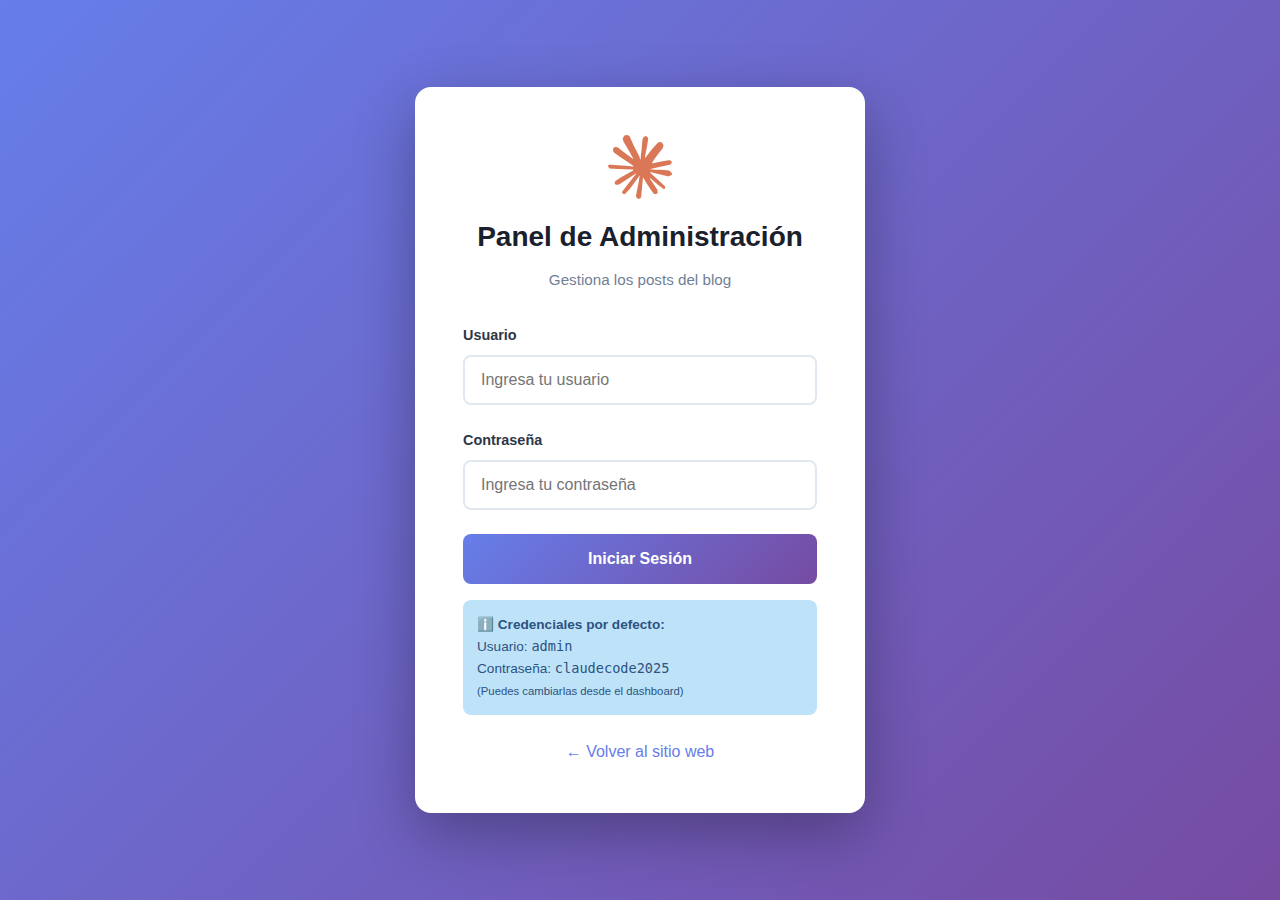
<file: admin.html>
<!DOCTYPE html>
<html lang="es">
<head>
    <meta charset="UTF-8">
    <meta name="viewport" content="width=device-width, initial-scale=1.0">
    <title>Dashboard - Gestión de Blog | Curso Claude Code</title>
    <meta name="robots" content="noindex, nofollow">

    <!-- Favicon -->
    <link rel="icon" type="image/x-icon" href="/favicon.ico">
    <link rel="icon" type="image/png" href="/claude-color.png">
    <link rel="apple-touch-icon" href="/apple-touch-icon.png">
    <link rel="manifest" href="/manifest.json">
    <meta name="theme-color" content="#3b82f6">

    <link rel="stylesheet" href="styles.css">
    <link rel="stylesheet" href="admin-styles.css">
</head>
<body class="admin-body">
    <!-- Admin Header -->
    <header class="admin-header">
        <div class="admin-container">
            <div class="admin-header-content">
                <div class="admin-logo">
                    <img src="claude-color.png" alt="Logo" width="32" height="32" loading="eager">
                    <span>Dashboard Admin</span>
                </div>
                <div class="admin-user">
                    <span id="adminUsername"></span>
                    <button onclick="logout()" class="btn-logout">Cerrar Sesión</button>
                </div>
            </div>
        </div>
    </header>

    <!-- Admin Main -->
    <main class="admin-main">
        <div class="admin-container">
            <!-- Tabs -->
            <div class="admin-tabs">
                <button class="admin-tab active" onclick="showTab('posts')">📝 Posts</button>
                <button class="admin-tab" onclick="showTab('new')">➕ Nuevo Post</button>
                <button class="admin-tab" onclick="showTab('settings')">⚙️ Configuración</button>
            </div>

            <!-- Tab: Posts List -->
            <div id="postsTab" class="admin-tab-content active">
                <div class="admin-section-header">
                    <h2>Todos los Posts</h2>
                    <button onclick="showTab('new')" class="btn-primary-admin">+ Crear Nuevo Post</button>
                </div>

                <div id="postsListContainer" class="posts-list">
                    <!-- Posts will be loaded here -->
                </div>

                <div id="noPostsMessage" class="no-data" style="display: none;">
                    <div class="no-data-icon">📝</div>
                    <h3>No hay posts todavía</h3>
                    <p>Crea tu primer post para empezar</p>
                    <button onclick="showTab('new')" class="btn-primary-admin">Crear Primer Post</button>
                </div>
            </div>

            <!-- Tab: New/Edit Post -->
            <div id="newTab" class="admin-tab-content">
                <div class="admin-section-header">
                    <h2 id="formTitle">Crear Nuevo Post</h2>
                    <button onclick="cancelEdit()" class="btn-secondary-admin">Cancelar</button>
                </div>

                <form id="postForm" class="post-form">
                    <input type="hidden" id="postId">

                    <div class="form-row">
                        <div class="form-group-admin">
                            <label for="postTitleInput">Título del Post *</label>
                            <input
                                type="text"
                                id="postTitleInput"
                                placeholder="Ej: 10 Comandos Esenciales de Claude Code"
                                required
                            >
                        </div>
                    </div>

                    <div class="form-row">
                        <div class="form-group-admin">
                            <label for="postSlug">URL del Post (slug) *</label>
                            <input
                                type="text"
                                id="postSlug"
                                placeholder="Ej: 10-comandos-claude-code"
                                required
                            >
                            <small>Se usará como: post-template.html?slug=tu-slug</small>
                        </div>
                    </div>

                    <div class="form-row">
                        <div class="form-group-admin">
                            <label for="postExcerptInput">Extracto / Descripción *</label>
                            <textarea
                                id="postExcerptInput"
                                rows="3"
                                placeholder="Breve descripción que aparecerá en el listado y en meta description"
                                required
                            ></textarea>
                        </div>
                    </div>

                    <div class="form-row">
                        <div class="form-group-admin">
                            <label for="postImageInput">URL de la Imagen</label>
                            <input
                                type="url"
                                id="postImageInput"
                                placeholder="https://ejemplo.com/imagen.jpg"
                            >
                        </div>
                        <div class="form-group-admin">
                            <label for="postReadingTimeInput">Tiempo de lectura</label>
                            <input
                                type="text"
                                id="postReadingTimeInput"
                                placeholder="5 min de lectura"
                            >
                        </div>
                    </div>

                    <div class="form-row">
                        <div class="form-group-admin full-width">
                            <label for="postContentInput">Contenido del Post (HTML permitido) *</label>
                            <textarea
                                id="postContentInput"
                                rows="15"
                                placeholder="Escribe el contenido en HTML o texto plano..."
                                required
                            ></textarea>
                            <small>Puedes usar HTML: &lt;h2&gt;, &lt;h3&gt;, &lt;p&gt;, &lt;ul&gt;, &lt;li&gt;, &lt;strong&gt;, &lt;code&gt;, etc.</small>
                        </div>
                    </div>

                    <div class="form-actions">
                        <button type="submit" class="btn-primary-admin btn-large">
                            <span id="submitBtnText">Publicar Post</span>
                        </button>
                        <button type="button" onclick="cancelEdit()" class="btn-secondary-admin">Cancelar</button>
                    </div>
                </form>
            </div>

            <!-- Tab: Settings -->
            <div id="settingsTab" class="admin-tab-content">
                <div class="admin-section-header">
                    <h2>Configuración</h2>
                </div>

                <div class="settings-section">
                    <h3>Configuración de GitHub</h3>
                    <p>Configura tu token de GitHub para poder crear, editar y eliminar posts. Los posts se guardarán directamente en tu repositorio.</p>
                    <form id="githubTokenForm" class="credentials-form">
                        <div class="form-group-admin">
                            <label for="githubToken">Token de GitHub (Personal Access Token)</label>
                            <input type="password" id="githubToken" placeholder="ghp_xxxxxxxxxxxx">
                            <small style="display: block; margin-top: 0.5rem; color: #718096;">
                                <strong>Cómo crear tu token:</strong><br>
                                1. Ve a GitHub → Settings → Developer settings → Personal access tokens → Tokens (classic)<br>
                                2. Genera un nuevo token con permisos: <code>repo</code> (acceso completo al repositorio)<br>
                                3. Copia el token y pégalo aquí
                            </small>
                        </div>
                        <div style="display: flex; gap: 1rem; align-items: center;">
                            <button type="submit" class="btn-primary-admin">Guardar Token</button>
                            <span id="tokenStatus" style="color: #718096; font-size: 0.875rem;"></span>
                        </div>
                    </form>
                    <div id="githubTokenInfo" style="margin-top: 1rem; padding: 1rem; background: #f7fafc; border-radius: 8px; display: none;">
                        <p style="margin: 0; color: #2d3748;">
                            <strong>✅ Token configurado</strong><br>
                            <span id="githubUsername" style="color: #718096;"></span>
                        </p>
                    </div>
                </div>

                <div class="settings-section">
                    <h3>Generador de Sitemap</h3>
                    <p>Genera un sitemap.xml actualizado con todas las páginas y posts del blog para mejorar el SEO.</p>
                    <button onclick="generateSitemap()" class="btn-primary-admin">🗺️ Generar Sitemap.xml</button>
                    <div id="sitemapPreview" style="display: none; margin-top: 1rem;">
                        <label style="font-weight: 600; display: block; margin-bottom: 0.5rem;">Vista previa del sitemap:</label>
                        <textarea id="sitemapContent" readonly style="width: 100%; height: 300px; font-family: monospace; font-size: 0.875rem; padding: 1rem; border: 2px solid #e2e8f0; border-radius: 8px;"></textarea>
                        <div style="margin-top: 1rem; display: flex; gap: 1rem;">
                            <button onclick="downloadSitemap()" class="btn-primary-admin">💾 Descargar sitemap.xml</button>
                            <button onclick="copySitemap()" class="btn-secondary-admin">📋 Copiar al portapapeles</button>
                        </div>
                        <small style="color: #718096; display: block; margin-top: 0.5rem;">
                            📝 Nota: Descarga el archivo y súbelo manualmente a tu repositorio GitHub para reemplazar el sitemap.xml existente.
                        </small>
                    </div>
                </div>

                <div class="settings-section">
                    <h3>Cambiar Credenciales de Acceso</h3>
                    <form id="credentialsForm" class="credentials-form">
                        <div class="form-group-admin">
                            <label for="newUsername">Nuevo Usuario</label>
                            <input type="text" id="newUsername" placeholder="Usuario actual o nuevo">
                        </div>
                        <div class="form-group-admin">
                            <label for="newPassword">Nueva Contraseña</label>
                            <input type="password" id="newPassword" placeholder="Nueva contraseña">
                        </div>
                        <div class="form-group-admin">
                            <label for="confirmPassword">Confirmar Contraseña</label>
                            <input type="password" id="confirmPassword" placeholder="Confirma la contraseña">
                        </div>
                        <button type="submit" class="btn-primary-admin">Actualizar Credenciales</button>
                    </form>
                </div>

                <div class="settings-section danger-zone">
                    <h3>Zona Peligrosa</h3>
                    <p>Estas acciones no se pueden deshacer</p>
                    <button onclick="deleteAllPosts()" class="btn-danger">Eliminar Todos los Posts</button>
                </div>
            </div>
        </div>
    </main>

    <!-- Toast Notification -->
    <div id="toast" class="toast"></div>

    <script src="github-api.js"></script>
    <script src="admin.js"></script>
</body>
</html>
</file>
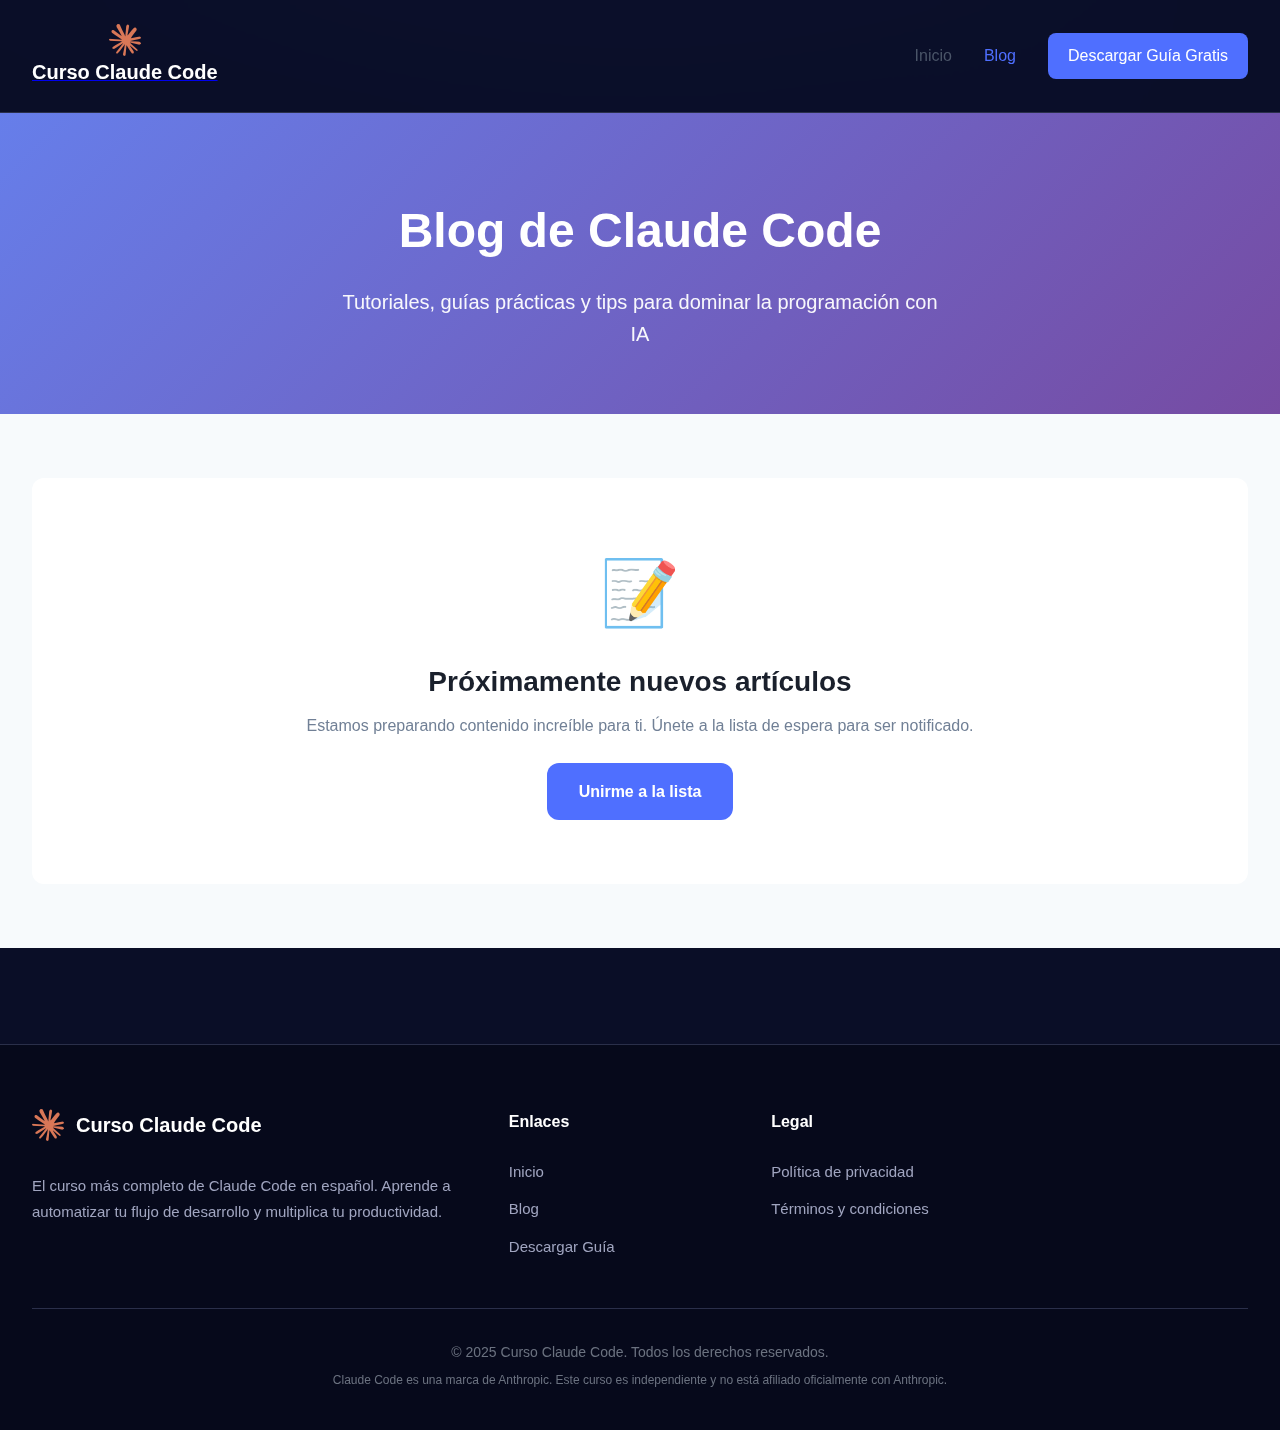
<file: blog.html>
<!DOCTYPE html>
<html lang="es">
<head>
    <meta charset="UTF-8">
    <meta name="viewport" content="width=device-width, initial-scale=1.0">
    <title>Blog - Curso Claude Code | Tutoriales y Guías en Español</title>

    <!-- SEO Meta Tags -->
    <meta name="description" content="Blog de Claude Code en español con tutoriales, guías prácticas y tips para programar con IA. Aprende trucos avanzados y casos de uso reales.">
    <meta name="keywords" content="blog claude code, tutoriales claude code español, guías claude code, tips programación ia, claude code blog español">
    <meta name="robots" content="index, follow">

    <!-- Open Graph -->
    <meta property="og:title" content="Blog - Curso Claude Code">
    <meta property="og:description" content="Tutoriales, guías y tips sobre Claude Code en español">
    <meta property="og:url" content="https://www.claudecodecurso.com/blog.html">
    <meta property="og:type" content="blog">
    <meta property="og:image" content="https://www.claudecodecurso.com/claude-color.png">

    <!-- Twitter Card -->
    <meta name="twitter:card" content="summary_large_image">
    <meta name="twitter:title" content="Blog - Curso Claude Code">
    <meta name="twitter:description" content="Tutoriales, guías y tips sobre Claude Code en español">
    <meta name="twitter:image" content="https://www.claudecodecurso.com/claude-color.png">

    <link rel="canonical" href="https://www.claudecodecurso.com/blog.html">

    <!-- Favicon -->
    <link rel="icon" type="image/x-icon" href="/favicon.ico">
    <link rel="icon" type="image/png" href="/claude-color.png">
    <link rel="apple-touch-icon" href="/apple-touch-icon.png">
    <link rel="manifest" href="/manifest.json">
    <meta name="theme-color" content="#3b82f6">

    <!-- Preconnect for Performance -->
    <link rel="preconnect" href="https://fonts.googleapis.com">
    <link rel="preconnect" href="https://fonts.gstatic.com" crossorigin>

    <link rel="stylesheet" href="styles.css">
    <link rel="stylesheet" href="blog-styles.css">

    <!-- JSON-LD Schema for Blog -->
    <script type="application/ld+json">
    {
      "@context": "https://schema.org",
      "@type": "Blog",
      "name": "Blog de Curso Claude Code",
      "description": "Blog con tutoriales, guías prácticas y tips para dominar Claude Code y programar con IA en español",
      "url": "https://www.claudecodecurso.com/blog.html",
      "publisher": {
        "@type": "Organization",
        "name": "Curso Claude Code",
        "url": "https://www.claudecodecurso.com/",
        "logo": {
          "@type": "ImageObject",
          "url": "https://www.claudecodecurso.com/claude-color.png"
        }
      },
      "inLanguage": "es-ES",
      "keywords": "claude code, curso claude code, tutoriales claude code, blog claude code español, guías programación ia",
      "about": {
        "@type": "Thing",
        "name": "Claude Code",
        "description": "Herramienta de programación asistida por inteligencia artificial"
      }
    }
    </script>
</head>
<body>
    <!-- Navigation -->
    <nav class="navbar">
        <div class="container">
            <div class="nav-content">
                <div class="logo">
                    <a href="index.html">
                        <div class="logo-icon">
                            <img src="claude-color.png" alt="Claude Code Logo" width="32" height="32" loading="eager">
                        </div>
                        <span class="logo-text">Curso Claude Code</span>
                    </a>
                </div>
                <div class="nav-links">
                    <a href="index.html">Inicio</a>
                    <a href="blog.html" class="active">Blog</a>
                    <a href="index.html#formulario" class="btn-nav">Descargar Guía Gratis</a>
                </div>
            </div>
        </div>
    </nav>

    <!-- Blog Header -->
    <section class="blog-header">
        <div class="container">
            <h1 class="blog-title">Blog de Claude Code</h1>
            <p class="blog-subtitle">Tutoriales, guías prácticas y tips para dominar la programación con IA</p>
        </div>
    </section>

    <!-- Blog Posts Grid -->
    <section class="blog-posts-section">
        <div class="container">
            <div id="blogPosts" class="blog-posts-grid">
                <!-- Posts will be loaded dynamically -->
            </div>

            <div id="noPosts" class="no-posts" style="display: none;">
                <div class="no-posts-icon">📝</div>
                <h3>Próximamente nuevos artículos</h3>
                <p>Estamos preparando contenido increíble para ti. Únete a la lista de espera para ser notificado.</p>
                <a href="index.html#formulario" class="btn-primary">Unirme a la lista</a>
            </div>
        </div>
    </section>

    <!-- Footer -->
    <footer class="footer">
        <div class="container">
            <div class="footer-content">
                <div class="footer-section">
                    <div class="footer-logo">
                        <div class="logo-icon">
                            <img src="claude-color.png" alt="Claude Code Logo" width="32" height="32" loading="eager">
                        </div>
                        <span class="logo-text">Curso Claude Code</span>
                    </div>
                    <p class="footer-description">
                        El curso más completo de Claude Code en español. Aprende a automatizar tu flujo de desarrollo y multiplica tu productividad.
                    </p>
                </div>

                <div class="footer-section">
                    <h4 class="footer-title">Enlaces</h4>
                    <ul class="footer-links">
                        <li><a href="index.html">Inicio</a></li>
                        <li><a href="blog.html">Blog</a></li>
                        <li><a href="index.html#formulario">Descargar Guía</a></li>
                    </ul>
                </div>

                <div class="footer-section">
                    <h4 class="footer-title">Legal</h4>
                    <ul class="footer-links">
                        <li><a href="#privacidad">Política de privacidad</a></li>
                        <li><a href="#terminos">Términos y condiciones</a></li>
                    </ul>
                </div>
            </div>

            <div class="footer-bottom">
                <p>&copy; 2025 Curso Claude Code. Todos los derechos reservados.</p>
                <p class="footer-note">Claude Code es una marca de Anthropic. Este curso es independiente y no está afiliado oficialmente con Anthropic.</p>
            </div>
        </div>
    </footer>

    <script src="github-api.js"></script>
    <script src="blog.js"></script>
</body>
</html>
</file>
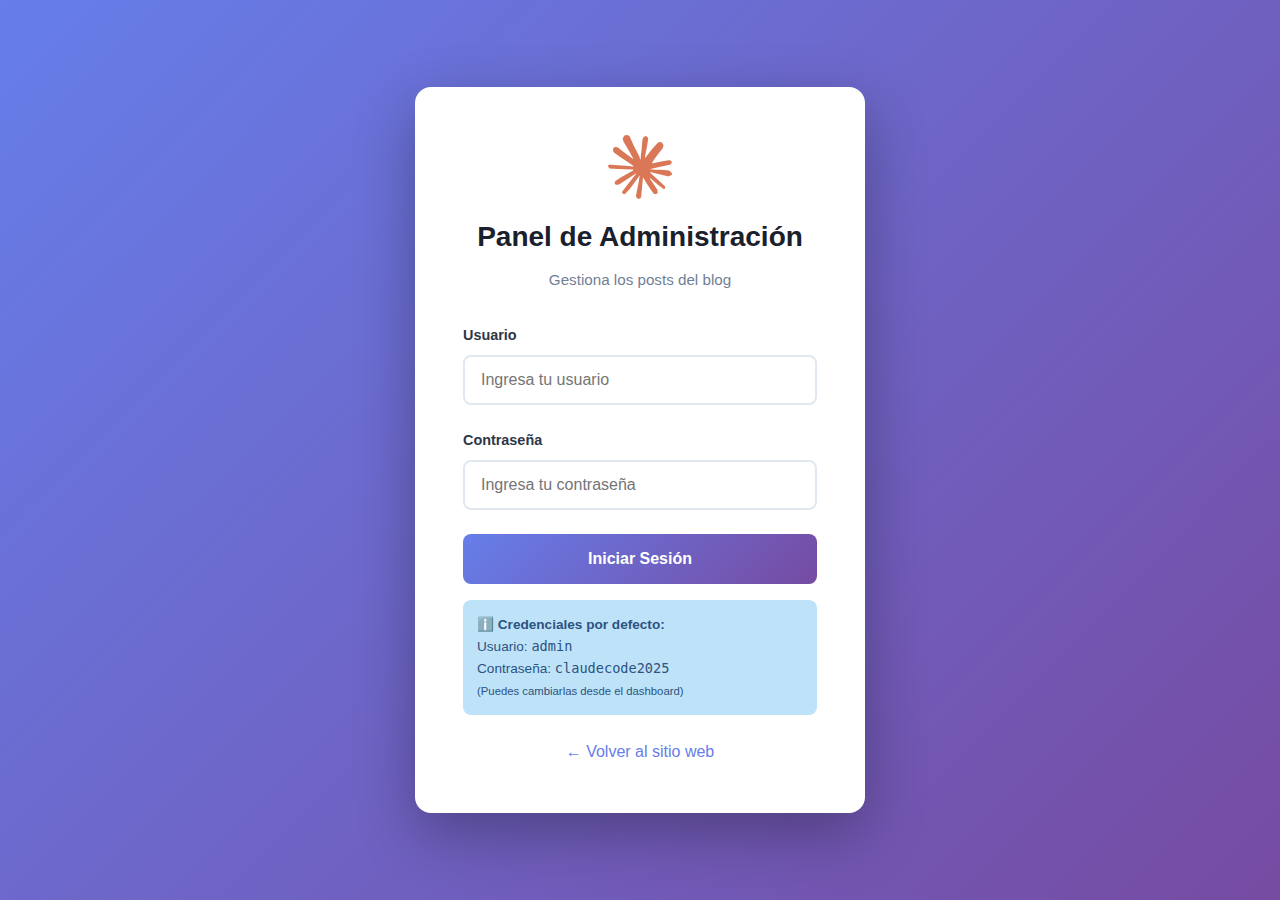
<file: login.html>
<!DOCTYPE html>
<html lang="es">
<head>
    <meta charset="UTF-8">
    <meta name="viewport" content="width=device-width, initial-scale=1.0">
    <title>Login - Admin Dashboard | Curso Claude Code</title>
    <meta name="robots" content="noindex, nofollow">
    <link rel="icon" type="image/png" href="claude-color.png">
    <link rel="stylesheet" href="styles.css">
    <style>
        .login-page {
            min-height: 100vh;
            display: flex;
            align-items: center;
            justify-content: center;
            background: linear-gradient(135deg, #667eea 0%, #764ba2 100%);
            padding: 2rem;
        }

        .login-container {
            background: white;
            border-radius: 16px;
            padding: 3rem;
            max-width: 450px;
            width: 100%;
            box-shadow: 0 20px 60px rgba(0, 0, 0, 0.3);
        }

        .login-header {
            text-align: center;
            margin-bottom: 2rem;
        }

        .login-logo {
            width: 64px;
            height: 64px;
            margin: 0 auto 1rem;
        }

        .login-logo img {
            width: 100%;
            height: 100%;
            border-radius: 12px;
        }

        .login-title {
            font-size: 1.75rem;
            font-weight: 700;
            color: #1a202c;
            margin-bottom: 0.5rem;
        }

        .login-subtitle {
            color: #718096;
            font-size: 0.95rem;
        }

        .login-form {
            margin-top: 2rem;
        }

        .form-group-login {
            margin-bottom: 1.5rem;
        }

        .form-group-login label {
            display: block;
            font-weight: 600;
            color: #2d3748;
            margin-bottom: 0.5rem;
            font-size: 0.9rem;
        }

        .form-group-login input {
            width: 100%;
            padding: 0.875rem 1rem;
            border: 2px solid #e2e8f0;
            border-radius: 8px;
            font-size: 1rem;
            transition: all 0.2s;
        }

        .form-group-login input:focus {
            outline: none;
            border-color: #667eea;
            box-shadow: 0 0 0 3px rgba(102, 126, 234, 0.1);
        }

        .btn-login {
            width: 100%;
            padding: 1rem;
            background: linear-gradient(135deg, #667eea 0%, #764ba2 100%);
            color: white;
            border: none;
            border-radius: 8px;
            font-size: 1rem;
            font-weight: 600;
            cursor: pointer;
            transition: transform 0.2s;
        }

        .btn-login:hover {
            transform: translateY(-2px);
        }

        .btn-login:active {
            transform: translateY(0);
        }

        .error-message {
            background: #fed7d7;
            color: #c53030;
            padding: 0.875rem;
            border-radius: 8px;
            margin-bottom: 1rem;
            font-size: 0.9rem;
            display: none;
        }

        .back-to-site {
            text-align: center;
            margin-top: 1.5rem;
        }

        .back-to-site a {
            color: #667eea;
            text-decoration: none;
            font-weight: 500;
        }

        .back-to-site a:hover {
            text-decoration: underline;
        }

        .password-info {
            background: #bee3f8;
            color: #2c5282;
            padding: 0.875rem;
            border-radius: 8px;
            margin-top: 1rem;
            font-size: 0.85rem;
        }
    </style>
</head>
<body>
    <div class="login-page">
        <div class="login-container">
            <div class="login-header">
                <div class="login-logo">
                    <img src="claude-color.png" alt="Claude Code Logo">
                </div>
                <h1 class="login-title">Panel de Administración</h1>
                <p class="login-subtitle">Gestiona los posts del blog</p>
            </div>

            <div id="errorMessage" class="error-message"></div>

            <form id="loginForm" class="login-form">
                <div class="form-group-login">
                    <label for="username">Usuario</label>
                    <input
                        type="text"
                        id="username"
                        name="username"
                        placeholder="Ingresa tu usuario"
                        required
                        autocomplete="username"
                    >
                </div>

                <div class="form-group-login">
                    <label for="password">Contraseña</label>
                    <input
                        type="password"
                        id="password"
                        name="password"
                        placeholder="Ingresa tu contraseña"
                        required
                        autocomplete="current-password"
                    >
                </div>

                <button type="submit" class="btn-login">Iniciar Sesión</button>
            </form>

            <div class="password-info">
                <strong>ℹ️ Credenciales por defecto:</strong><br>
                Usuario: <code>admin</code><br>
                Contraseña: <code>claudecode2025</code><br>
                <small>(Puedes cambiarlas desde el dashboard)</small>
            </div>

            <div class="back-to-site">
                <a href="index.html">← Volver al sitio web</a>
            </div>
        </div>
    </div>

    <script>
        document.getElementById('loginForm').addEventListener('submit', function(e) {
            e.preventDefault();

            const username = document.getElementById('username').value;
            const password = document.getElementById('password').value;
            const errorMessage = document.getElementById('errorMessage');

            // Get stored credentials or use defaults
            const storedUsername = localStorage.getItem('adminUsername') || 'admin';
            const storedPassword = localStorage.getItem('adminPassword') || 'claudecode2025';

            if (username === storedUsername && password === storedPassword) {
                // Set session
                sessionStorage.setItem('isLoggedIn', 'true');
                sessionStorage.setItem('loginTime', Date.now());

                // Redirect to admin panel
                window.location.href = 'admin.html';
            } else {
                errorMessage.textContent = '❌ Usuario o contraseña incorrectos';
                errorMessage.style.display = 'block';

                // Clear form
                document.getElementById('password').value = '';
                document.getElementById('password').focus();
            }
        });
    </script>
</body>
</html>
</file>
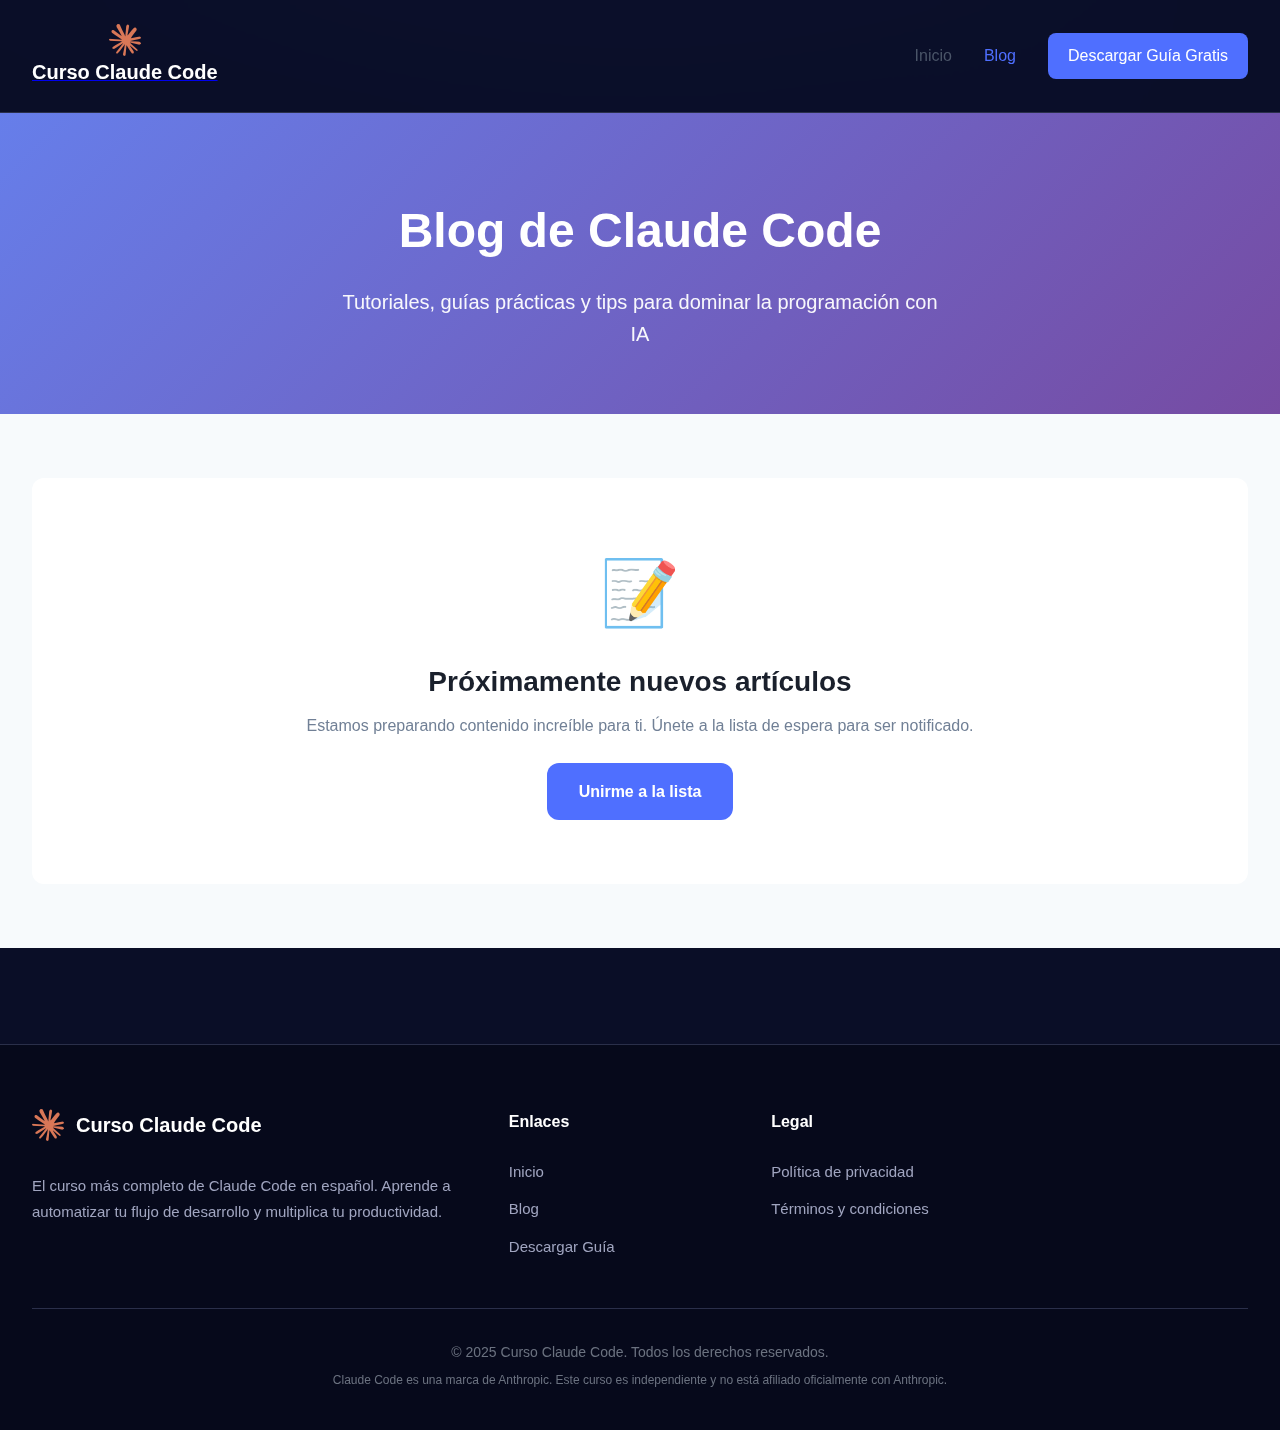
<file: post-template.html>
<!DOCTYPE html>
<html lang="es">
<head>
    <meta charset="UTF-8">
    <meta name="viewport" content="width=device-width, initial-scale=1.0">
    <title id="postTitle">Post - Curso Claude Code</title>

    <!-- SEO Meta Tags -->
    <meta name="description" id="postDescription" content="">
    <meta name="keywords" id="postKeywords" content="claude code, curso claude code, blog claude code, tutoriales claude code español, guía claude code">
    <meta name="author" content="Curso Claude Code">
    <meta name="robots" content="index, follow">
    <meta name="googlebot" content="index, follow">
    <meta name="language" content="Spanish">

    <!-- Open Graph / Facebook -->
    <meta property="og:type" content="article">
    <meta property="og:url" id="postOgUrl" content="">
    <meta property="og:title" id="postOgTitle" content="">
    <meta property="og:description" id="postOgDescription" content="">
    <meta property="og:image" id="postOgImage" content="https://www.claudecodecurso.com/claude-color.png">
    <meta property="og:locale" content="es_ES">
    <meta property="og:site_name" content="Curso Claude Code">
    <meta property="article:published_time" id="postPublishedTime" content="">
    <meta property="article:author" content="Curso Claude Code">
    <meta property="article:section" content="Claude Code">

    <!-- Twitter Card -->
    <meta name="twitter:card" content="summary_large_image">
    <meta name="twitter:url" id="postTwitterUrl" content="">
    <meta name="twitter:title" id="postTwitterTitle" content="">
    <meta name="twitter:description" id="postTwitterDescription" content="">
    <meta name="twitter:image" id="postTwitterImage" content="https://www.claudecodecurso.com/claude-color.png">

    <!-- Canonical URL -->
    <link rel="canonical" id="postCanonical" href="">

    <!-- Favicon -->
    <link rel="icon" type="image/x-icon" href="/favicon.ico">
    <link rel="icon" type="image/png" href="/claude-color.png">
    <link rel="apple-touch-icon" href="/apple-touch-icon.png">
    <link rel="manifest" href="/manifest.json">
    <meta name="theme-color" content="#3b82f6">

    <!-- Preconnect for Performance -->
    <link rel="preconnect" href="https://fonts.googleapis.com">
    <link rel="preconnect" href="https://fonts.gstatic.com" crossorigin>

    <!-- Stylesheets -->
    <link rel="stylesheet" href="styles.css">
    <link rel="stylesheet" href="blog-styles.css">

    <!-- JSON-LD Schema - BlogPosting (will be populated dynamically) -->
    <script type="application/ld+json" id="postSchema">
    </script>

    <!-- JSON-LD Schema - Breadcrumbs -->
    <script type="application/ld+json" id="breadcrumbSchema">
    </script>
</head>
<body>
    <!-- Navigation -->
    <nav class="navbar">
        <div class="container">
            <div class="nav-content">
                <div class="logo">
                    <a href="index.html">
                        <div class="logo-icon">
                            <img src="claude-color.png" alt="Claude Code Logo" width="32" height="32" loading="eager">
                        </div>
                        <span class="logo-text">Curso Claude Code</span>
                    </a>
                </div>
                <div class="nav-links">
                    <a href="index.html">Inicio</a>
                    <a href="blog.html">Blog</a>
                    <a href="index.html#formulario" class="btn-nav">Descargar Guía Gratis</a>
                </div>
            </div>
        </div>
    </nav>

    <!-- Post Content -->
    <article class="post-article">
        <div class="container post-container">
            <a href="blog.html" class="back-link">← Volver al blog</a>

            <header class="post-header">
                <div class="post-meta">
                    <span class="post-date" id="postDate"></span>
                    <span class="post-reading-time" id="postReadingTime"></span>
                </div>
                <h1 class="post-title-main" id="postTitleMain"></h1>
                <p class="post-excerpt" id="postExcerpt"></p>
            </header>

            <div class="post-image-container" id="postImageContainer">
                <img id="postImage" src="" alt="">
            </div>

            <div class="post-content" id="postContent">
                <!-- Content will be loaded dynamically -->
            </div>

            <div class="post-footer">
                <div class="post-cta">
                    <h3>¿Te gustó este artículo?</h3>
                    <p>Únete a nuestra lista de espera y recibe más contenido como este + tu guía gratis de Claude Code</p>
                    <a href="index.html#formulario" class="btn-primary">Descargar guía gratis</a>
                </div>
            </div>
        </div>
    </article>

    <!-- Footer -->
    <footer class="footer">
        <div class="container">
            <div class="footer-content">
                <div class="footer-section">
                    <div class="footer-logo">
                        <div class="logo-icon">
                            <img src="claude-color.png" alt="Claude Code Logo" width="32" height="32" loading="eager">
                        </div>
                        <span class="logo-text">Curso Claude Code</span>
                    </div>
                    <p class="footer-description">
                        El curso más completo de Claude Code en español. Aprende a automatizar tu flujo de desarrollo y multiplica tu productividad.
                    </p>
                </div>
            </div>

            <div class="footer-bottom">
                <p>&copy; 2025 Curso Claude Code. Todos los derechos reservados.</p>
            </div>
        </div>
    </footer>

    <script src="github-api.js"></script>
    <script src="post.js"></script>
</body>
</html>
</file>
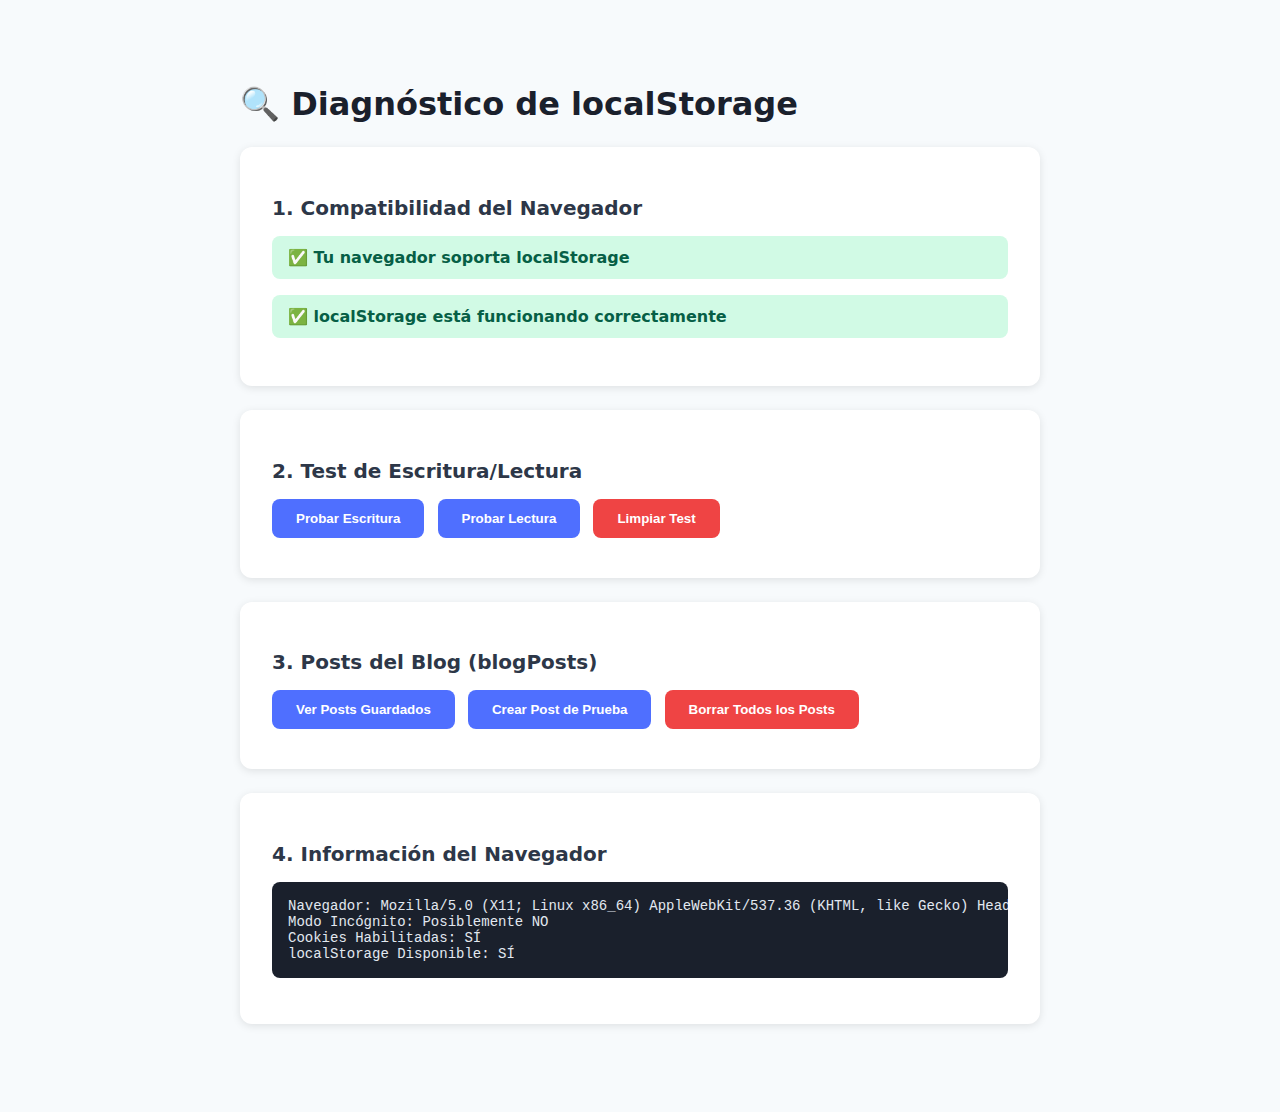
<file: test-localStorage.html>
<!DOCTYPE html>
<html lang="es">
<head>
    <meta charset="UTF-8">
    <meta name="viewport" content="width=device-width, initial-scale=1.0">
    <title>Test localStorage - Diagnóstico</title>
    <style>
        body {
            font-family: system-ui, -apple-system, sans-serif;
            max-width: 800px;
            margin: 2rem auto;
            padding: 2rem;
            background: #f7fafc;
        }
        .test-box {
            background: white;
            padding: 2rem;
            border-radius: 12px;
            margin-bottom: 1.5rem;
            box-shadow: 0 2px 8px rgba(0,0,0,0.1);
        }
        h1 {
            color: #1a202c;
            margin-bottom: 1.5rem;
        }
        h2 {
            color: #2d3748;
            font-size: 1.25rem;
            margin-bottom: 1rem;
        }
        .status {
            padding: 0.75rem 1rem;
            border-radius: 8px;
            margin-bottom: 1rem;
            font-weight: 600;
        }
        .status.success {
            background: #d1fae5;
            color: #065f46;
        }
        .status.error {
            background: #fee2e2;
            color: #991b1b;
        }
        .status.warning {
            background: #fef3c7;
            color: #92400e;
        }
        button {
            background: #4F6FFF;
            color: white;
            border: none;
            padding: 0.75rem 1.5rem;
            border-radius: 8px;
            cursor: pointer;
            font-weight: 600;
            margin-right: 0.5rem;
            margin-bottom: 0.5rem;
        }
        button:hover {
            background: #3d5ce6;
        }
        button.danger {
            background: #ef4444;
        }
        button.danger:hover {
            background: #dc2626;
        }
        pre {
            background: #1a202c;
            color: #e2e8f0;
            padding: 1rem;
            border-radius: 8px;
            overflow-x: auto;
            font-size: 0.875rem;
        }
        .info {
            color: #4a5568;
            font-size: 0.875rem;
            margin-top: 0.5rem;
        }
    </style>
</head>
<body>
    <h1>🔍 Diagnóstico de localStorage</h1>

    <div class="test-box">
        <h2>1. Compatibilidad del Navegador</h2>
        <div id="browserCheck"></div>
    </div>

    <div class="test-box">
        <h2>2. Test de Escritura/Lectura</h2>
        <button onclick="testWrite()">Probar Escritura</button>
        <button onclick="testRead()">Probar Lectura</button>
        <button onclick="testDelete()" class="danger">Limpiar Test</button>
        <div id="testResult"></div>
    </div>

    <div class="test-box">
        <h2>3. Posts del Blog (blogPosts)</h2>
        <button onclick="checkPosts()">Ver Posts Guardados</button>
        <button onclick="createTestPost()">Crear Post de Prueba</button>
        <button onclick="deleteAllPosts()" class="danger">Borrar Todos los Posts</button>
        <div id="postsResult"></div>
    </div>

    <div class="test-box">
        <h2>4. Información del Navegador</h2>
        <div id="browserInfo"></div>
    </div>

    <script>
        // Check browser compatibility
        function checkBrowserCompatibility() {
            const result = document.getElementById('browserCheck');

            if (typeof(Storage) !== "undefined") {
                result.innerHTML = '<div class="status success">✅ Tu navegador soporta localStorage</div>';

                try {
                    localStorage.setItem('test', 'test');
                    localStorage.removeItem('test');
                    result.innerHTML += '<div class="status success">✅ localStorage está funcionando correctamente</div>';
                } catch (e) {
                    result.innerHTML += `<div class="status error">❌ Error al usar localStorage: ${e.message}</div>`;
                    result.innerHTML += '<div class="info">Posibles causas: modo incógnito, cookies deshabilitadas, o cuota excedida</div>';
                }
            } else {
                result.innerHTML = '<div class="status error">❌ Tu navegador NO soporta localStorage</div>';
            }
        }

        // Test write
        function testWrite() {
            const result = document.getElementById('testResult');
            try {
                const testData = {
                    message: 'Test exitoso',
                    timestamp: new Date().toISOString()
                };
                localStorage.setItem('testData', JSON.stringify(testData));
                result.innerHTML = '<div class="status success">✅ Escritura exitosa</div>';
                result.innerHTML += '<pre>' + JSON.stringify(testData, null, 2) + '</pre>';
            } catch (e) {
                result.innerHTML = `<div class="status error">❌ Error: ${e.message}</div>`;
            }
        }

        // Test read
        function testRead() {
            const result = document.getElementById('testResult');
            try {
                const data = localStorage.getItem('testData');
                if (data) {
                    result.innerHTML = '<div class="status success">✅ Lectura exitosa</div>';
                    result.innerHTML += '<pre>' + JSON.stringify(JSON.parse(data), null, 2) + '</pre>';
                } else {
                    result.innerHTML = '<div class="status warning">⚠️ No hay datos de prueba. Haz click en "Probar Escritura" primero.</div>';
                }
            } catch (e) {
                result.innerHTML = `<div class="status error">❌ Error: ${e.message}</div>`;
            }
        }

        // Test delete
        function testDelete() {
            localStorage.removeItem('testData');
            document.getElementById('testResult').innerHTML = '<div class="status success">✅ Datos de prueba eliminados</div>';
        }

        // Check posts
        function checkPosts() {
            const result = document.getElementById('postsResult');
            try {
                const posts = localStorage.getItem('blogPosts');
                if (posts) {
                    const parsed = JSON.parse(posts);
                    result.innerHTML = `<div class="status success">✅ Encontrados ${parsed.length} post(s)</div>`;
                    result.innerHTML += '<pre>' + JSON.stringify(parsed, null, 2) + '</pre>';
                } else {
                    result.innerHTML = '<div class="status warning">⚠️ No hay posts guardados en localStorage</div>';
                    result.innerHTML += '<div class="info">Esto es normal si aún no has creado ningún post en el admin.</div>';
                }
            } catch (e) {
                result.innerHTML = `<div class="status error">❌ Error: ${e.message}</div>`;
            }
        }

        // Create test post
        function createTestPost() {
            const result = document.getElementById('postsResult');
            try {
                const posts = localStorage.getItem('blogPosts');
                const existingPosts = posts ? JSON.parse(posts) : [];

                const testPost = {
                    title: 'Post de Prueba - ' + new Date().toLocaleTimeString(),
                    slug: 'post-prueba-' + Date.now(),
                    excerpt: 'Este es un post de prueba creado automáticamente para verificar que localStorage funciona correctamente.',
                    image: '',
                    readingTime: '1 min',
                    content: '<p>Este es un post de prueba.</p>',
                    date: new Date().toISOString()
                };

                existingPosts.push(testPost);
                localStorage.setItem('blogPosts', JSON.stringify(existingPosts));

                // Verify
                const verification = localStorage.getItem('blogPosts');
                const verifiedPosts = JSON.parse(verification);

                result.innerHTML = `<div class="status success">✅ Post de prueba creado correctamente. Total: ${verifiedPosts.length} post(s)</div>`;
                result.innerHTML += '<pre>' + JSON.stringify(testPost, null, 2) + '</pre>';
                result.innerHTML += '<div class="info">Ve al admin dashboard para ver este post.</div>';
            } catch (e) {
                result.innerHTML = `<div class="status error">❌ Error al crear post: ${e.message}</div>`;
            }
        }

        // Delete all posts
        function deleteAllPosts() {
            if (confirm('¿Estás seguro de que quieres borrar TODOS los posts?')) {
                localStorage.removeItem('blogPosts');
                document.getElementById('postsResult').innerHTML = '<div class="status success">✅ Todos los posts han sido eliminados</div>';
            }
        }

        // Browser info
        function showBrowserInfo() {
            const info = document.getElementById('browserInfo');
            info.innerHTML = `
                <pre>Navegador: ${navigator.userAgent}
Modo Incógnito: Posiblemente ${isIncognito() ? 'SÍ' : 'NO'}
Cookies Habilitadas: ${navigator.cookieEnabled ? 'SÍ' : 'NO'}
localStorage Disponible: ${typeof(Storage) !== "undefined" ? 'SÍ' : 'NO'}
</pre>
            `;
        }

        // Detect incognito (aproximación)
        function isIncognito() {
            try {
                localStorage.setItem('test', '1');
                localStorage.removeItem('test');
                return false;
            } catch (e) {
                return true;
            }
        }

        // Initialize
        window.addEventListener('DOMContentLoaded', () => {
            checkBrowserCompatibility();
            showBrowserInfo();
        });
    </script>
</body>
</html>
</file>
<file: admin-styles.css>
/* Admin Dashboard Styles */

.admin-body {
    margin: 0;
    background: #f7fafc;
    font-family: -apple-system, BlinkMacSystemFont, 'Segoe UI', Roboto, sans-serif;
}

/* Admin Header */
.admin-header {
    background: white;
    border-bottom: 1px solid #e2e8f0;
    padding: 1rem 0;
    position: sticky;
    top: 0;
    z-index: 100;
    box-shadow: 0 2px 4px rgba(0, 0, 0, 0.05);
}

.admin-container {
    max-width: 1200px;
    margin: 0 auto;
    padding: 0 2rem;
}

.admin-header-content {
    display: flex;
    justify-content: space-between;
    align-items: center;
}

.admin-logo {
    display: flex;
    align-items: center;
    gap: 0.75rem;
    font-weight: 700;
    font-size: 1.125rem;
    color: #1a202c;
}

.admin-logo img {
    border-radius: 6px;
}

.admin-user {
    display: flex;
    align-items: center;
    gap: 1rem;
}

.btn-logout {
    background: #e53e3e;
    color: white;
    border: none;
    padding: 0.5rem 1rem;
    border-radius: 6px;
    font-weight: 600;
    cursor: pointer;
    transition: background 0.2s;
}

.btn-logout:hover {
    background: #c53030;
}

/* Admin Main */
.admin-main {
    padding: 2rem 0;
}

/* Tabs */
.admin-tabs {
    display: flex;
    gap: 0.5rem;
    margin-bottom: 2rem;
    background: white;
    padding: 0.5rem;
    border-radius: 12px;
    box-shadow: 0 2px 4px rgba(0, 0, 0, 0.05);
}

.admin-tab {
    flex: 1;
    padding: 0.75rem 1.5rem;
    border: none;
    background: transparent;
    color: #4a5568;
    font-weight: 600;
    border-radius: 8px;
    cursor: pointer;
    transition: all 0.2s;
}

.admin-tab:hover {
    background: #f7fafc;
}

.admin-tab.active {
    background: #4F6FFF;
    color: white;
}

/* Tab Content */
.admin-tab-content {
    display: none;
}

.admin-tab-content.active {
    display: block;
}

/* Section Header */
.admin-section-header {
    display: flex;
    justify-content: space-between;
    align-items: center;
    margin-bottom: 2rem;
}

.admin-section-header h2 {
    font-size: 1.75rem;
    font-weight: 700;
    color: #1a202c;
}

/* Buttons */
.btn-primary-admin {
    background: #4F6FFF;
    color: white;
    border: none;
    padding: 0.75rem 1.5rem;
    border-radius: 8px;
    font-weight: 600;
    cursor: pointer;
    transition: all 0.2s;
    display: inline-flex;
    align-items: center;
    gap: 0.5rem;
}

.btn-primary-admin:hover {
    background: #3d5ce6;
    transform: translateY(-2px);
}

.btn-primary-admin.btn-large {
    padding: 1rem 2rem;
    font-size: 1.0625rem;
}

.btn-secondary-admin {
    background: #e2e8f0;
    color: #2d3748;
    border: none;
    padding: 0.75rem 1.5rem;
    border-radius: 8px;
    font-weight: 600;
    cursor: pointer;
    transition: all 0.2s;
}

.btn-secondary-admin:hover {
    background: #cbd5e0;
}

.btn-danger {
    background: #e53e3e;
    color: white;
    border: none;
    padding: 0.75rem 1.5rem;
    border-radius: 8px;
    font-weight: 600;
    cursor: pointer;
    transition: all 0.2s;
}

.btn-danger:hover {
    background: #c53030;
}

/* Posts List */
.posts-list {
    display: grid;
    gap: 1rem;
}

.post-item {
    background: white;
    padding: 1.5rem;
    border-radius: 12px;
    box-shadow: 0 2px 4px rgba(0, 0, 0, 0.05);
    display: flex;
    justify-content: space-between;
    align-items: center;
    gap: 1rem;
}

.post-item-content {
    flex: 1;
}

.post-item-title {
    font-size: 1.25rem;
    font-weight: 700;
    color: #1a202c;
    margin-bottom: 0.5rem;
}

.post-item-meta {
    display: flex;
    gap: 1.5rem;
    font-size: 0.875rem;
    color: #718096;
}

.post-item-actions {
    display: flex;
    gap: 0.75rem;
}

.btn-small {
    padding: 0.5rem 1rem;
    font-size: 0.875rem;
    border-radius: 6px;
}

.btn-edit {
    background: #4299e1;
    color: white;
    border: none;
    cursor: pointer;
    font-weight: 600;
    transition: background 0.2s;
}

.btn-edit:hover {
    background: #3182ce;
}

.btn-delete {
    background: #fc8181;
    color: white;
    border: none;
    cursor: pointer;
    font-weight: 600;
    transition: background 0.2s;
}

.btn-delete:hover {
    background: #f56565;
}

/* No Data */
.no-data {
    text-align: center;
    padding: 4rem 2rem;
    background: white;
    border-radius: 12px;
}

.no-data-icon {
    font-size: 4rem;
    margin-bottom: 1rem;
}

.no-data h3 {
    font-size: 1.5rem;
    color: #1a202c;
    margin-bottom: 0.5rem;
}

.no-data p {
    color: #718096;
    margin-bottom: 1.5rem;
}

/* Post Form */
.post-form {
    background: white;
    padding: 2rem;
    border-radius: 12px;
    box-shadow: 0 2px 4px rgba(0, 0, 0, 0.05);
}

.form-row {
    display: grid;
    grid-template-columns: repeat(auto-fit, minmax(300px, 1fr));
    gap: 1.5rem;
    margin-bottom: 1.5rem;
}

.form-group-admin {
    display: flex;
    flex-direction: column;
}

.form-group-admin.full-width {
    grid-column: 1 / -1;
}

.form-group-admin label {
    font-weight: 600;
    color: #2d3748;
    margin-bottom: 0.5rem;
    font-size: 0.9rem;
}

.form-group-admin input,
.form-group-admin textarea {
    padding: 0.75rem 1rem;
    border: 2px solid #e2e8f0;
    border-radius: 8px;
    font-size: 1rem;
    font-family: inherit;
    transition: border-color 0.2s;
}

.form-group-admin input:focus,
.form-group-admin textarea:focus {
    outline: none;
    border-color: #4F6FFF;
}

.form-group-admin textarea {
    resize: vertical;
    min-height: 100px;
}

.form-group-admin small {
    color: #718096;
    font-size: 0.875rem;
    margin-top: 0.25rem;
}

.form-actions {
    display: flex;
    gap: 1rem;
    justify-content: flex-start;
    margin-top: 2rem;
}

/* Settings */
.settings-section {
    background: white;
    padding: 2rem;
    border-radius: 12px;
    margin-bottom: 2rem;
    box-shadow: 0 2px 4px rgba(0, 0, 0, 0.05);
}

.settings-section h3 {
    font-size: 1.25rem;
    font-weight: 700;
    color: #1a202c;
    margin-bottom: 1.5rem;
}

.credentials-form {
    max-width: 500px;
}

.credentials-form .form-group-admin {
    margin-bottom: 1rem;
}

.danger-zone {
    border: 2px solid #fc8181;
}

.danger-zone h3 {
    color: #c53030;
}

/* Toast */
.toast {
    position: fixed;
    bottom: 2rem;
    right: 2rem;
    background: #1a202c;
    color: white;
    padding: 1rem 1.5rem;
    border-radius: 8px;
    box-shadow: 0 4px 12px rgba(0, 0, 0, 0.3);
    transform: translateY(100px);
    opacity: 0;
    transition: all 0.3s;
    z-index: 1000;
}

.toast.show {
    transform: translateY(0);
    opacity: 1;
}

.toast.success {
    background: #38a169;
}

.toast.error {
    background: #e53e3e;
}

/* Responsive */
@media (max-width: 768px) {
    .admin-container {
        padding: 0 1rem;
    }

    .admin-tabs {
        flex-direction: column;
    }

    .admin-section-header {
        flex-direction: column;
        align-items: flex-start;
        gap: 1rem;
    }

    .post-item {
        flex-direction: column;
        align-items: flex-start;
    }

    .post-item-actions {
        width: 100%;
    }

    .post-item-actions button {
        flex: 1;
    }

    .form-row {
        grid-template-columns: 1fr;
    }

    .form-actions {
        flex-direction: column;
    }

    .form-actions button {
        width: 100%;
    }
}
</file>
<file: blog-styles.css>
/* Blog Styles */

.nav-links {
    display: flex;
    align-items: center;
    gap: 2rem;
}

.nav-links a {
    text-decoration: none;
    color: #4a5568;
    font-weight: 500;
    transition: color 0.2s;
}

.nav-links a:hover,
.nav-links a.active {
    color: #4F6FFF;
}

.btn-nav {
    background: #4F6FFF;
    color: white !important;
    padding: 0.625rem 1.25rem;
    border-radius: 8px;
    font-weight: 600;
}

.btn-nav:hover {
    background: #3d5ce6 !important;
    color: white !important;
}

/* Blog Header */
.blog-header {
    background: linear-gradient(135deg, #667eea 0%, #764ba2 100%);
    padding: 5rem 0 4rem;
    text-align: center;
    color: white;
}

.blog-title {
    font-size: 3rem;
    font-weight: 800;
    margin-bottom: 1rem;
}

.blog-subtitle {
    font-size: 1.25rem;
    opacity: 0.95;
    max-width: 600px;
    margin: 0 auto;
}

/* Blog Posts Section */
.blog-posts-section {
    padding: 4rem 0;
    background: #f7fafc;
}

.blog-posts-grid {
    display: grid;
    grid-template-columns: repeat(auto-fill, minmax(320px, 1fr));
    gap: 2rem;
}

.blog-post-card {
    background: white;
    border-radius: 12px;
    overflow: hidden;
    box-shadow: 0 4px 6px rgba(0, 0, 0, 0.1);
    transition: transform 0.2s, box-shadow 0.2s;
    cursor: pointer;
    text-decoration: none;
    color: inherit;
    display: block;
}

.blog-post-card:hover {
    transform: translateY(-4px);
    box-shadow: 0 12px 24px rgba(0, 0, 0, 0.15);
}

.blog-post-image {
    width: 100%;
    height: 200px;
    object-fit: cover;
    background: linear-gradient(135deg, #667eea 0%, #764ba2 100%);
}

.blog-post-content {
    padding: 1.5rem;
}

.blog-post-meta {
    display: flex;
    gap: 1rem;
    font-size: 0.875rem;
    color: #718096;
    margin-bottom: 0.75rem;
}

.blog-post-title {
    font-size: 1.5rem;
    font-weight: 700;
    color: #1a202c;
    margin-bottom: 0.75rem;
    line-height: 1.3;
}

.blog-post-excerpt {
    color: #4a5568;
    line-height: 1.6;
    margin-bottom: 1rem;
}

.blog-post-read-more {
    color: #4F6FFF;
    font-weight: 600;
    display: inline-flex;
    align-items: center;
    gap: 0.5rem;
}

.blog-post-read-more:hover {
    gap: 0.75rem;
}

/* No Posts */
.no-posts {
    text-align: center;
    padding: 4rem 2rem;
    background: white;
    border-radius: 12px;
}

.no-posts-icon {
    font-size: 4rem;
    margin-bottom: 1rem;
}

.no-posts h3 {
    font-size: 1.75rem;
    color: #1a202c;
    margin-bottom: 0.5rem;
}

.no-posts p {
    color: #718096;
    margin-bottom: 1.5rem;
}

/* Post Article */
.post-article {
    padding: 2rem 0 4rem;
    background: #f7fafc;
}

.post-container {
    max-width: 800px;
}

.back-link {
    display: inline-flex;
    align-items: center;
    color: #4F6FFF;
    text-decoration: none;
    font-weight: 600;
    margin-bottom: 2rem;
    transition: transform 0.2s;
}

.back-link:hover {
    transform: translateX(-4px);
}

.post-header {
    background: white;
    padding: 2.5rem;
    border-radius: 12px;
    margin-bottom: 2rem;
}

.post-meta {
    display: flex;
    gap: 1.5rem;
    font-size: 0.9rem;
    color: #718096;
    margin-bottom: 1.5rem;
}

.post-title-main {
    font-size: 2.5rem;
    font-weight: 800;
    color: #1a202c;
    line-height: 1.2;
    margin-bottom: 1rem;
}

.post-excerpt {
    font-size: 1.125rem;
    color: #4a5568;
    line-height: 1.6;
}

.post-image-container {
    margin-bottom: 2rem;
    border-radius: 12px;
    overflow: hidden;
}

.post-image-container img {
    width: 100%;
    height: auto;
    display: block;
}

.post-content {
    background: white;
    padding: 2.5rem;
    border-radius: 12px;
    line-height: 1.8;
    font-size: 1.0625rem;
    color: #2d3748;
}

.post-content h2 {
    font-size: 1.875rem;
    font-weight: 700;
    color: #1a202c;
    margin: 2rem 0 1rem;
}

.post-content h3 {
    font-size: 1.5rem;
    font-weight: 600;
    color: #1a202c;
    margin: 1.5rem 0 1rem;
}

.post-content p {
    margin-bottom: 1.25rem;
}

.post-content ul,
.post-content ol {
    margin: 1.25rem 0;
    padding-left: 2rem;
}

.post-content li {
    margin-bottom: 0.75rem;
}

.post-content code {
    background: #f7fafc;
    padding: 0.25rem 0.5rem;
    border-radius: 4px;
    font-family: 'Courier New', monospace;
    font-size: 0.9em;
    color: #d63384;
}

.post-content pre {
    background: #1a202c;
    color: #f7fafc;
    padding: 1.5rem;
    border-radius: 8px;
    overflow-x: auto;
    margin: 1.5rem 0;
}

.post-content pre code {
    background: transparent;
    padding: 0;
    color: inherit;
}

.post-content blockquote {
    border-left: 4px solid #4F6FFF;
    padding-left: 1.5rem;
    margin: 1.5rem 0;
    font-style: italic;
    color: #4a5568;
}

.post-content a {
    color: #4F6FFF;
    text-decoration: underline;
}

.post-content a:hover {
    color: #3d5ce6;
}

.post-content img {
    max-width: 100%;
    height: auto;
    border-radius: 8px;
    margin: 1.5rem 0;
}

.post-footer {
    margin-top: 3rem;
}

.post-cta {
    background: linear-gradient(135deg, #667eea 0%, #764ba2 100%);
    color: white;
    padding: 2.5rem;
    border-radius: 12px;
    text-align: center;
}

.post-cta h3 {
    font-size: 1.75rem;
    margin-bottom: 0.75rem;
}

.post-cta p {
    font-size: 1.0625rem;
    opacity: 0.95;
    margin-bottom: 1.5rem;
}

.post-cta .btn-primary {
    background: white;
    color: #667eea;
    font-weight: 600;
    padding: 0.875rem 2rem;
    border-radius: 8px;
    text-decoration: none;
    display: inline-block;
    transition: transform 0.2s;
}

.post-cta .btn-primary:hover {
    transform: scale(1.05);
}

/* Responsive */
@media (max-width: 768px) {
    .blog-title {
        font-size: 2rem;
    }

    .blog-subtitle {
        font-size: 1rem;
    }

    .blog-posts-grid {
        grid-template-columns: 1fr;
    }

    .post-title-main {
        font-size: 2rem;
    }

    .nav-links {
        gap: 1rem;
        flex-wrap: wrap;
    }

    .post-content h2 {
        font-size: 1.5rem;
    }

    .post-content h3 {
        font-size: 1.25rem;
    }
}
</file>
<file: styles.css>
/* Reset y variables */
* {
    margin: 0;
    padding: 0;
    box-sizing: border-box;
}

:root {
    --primary: #4F6FFF;
    --primary-hover: #3d5ce6;
    --background-dark: #0a0e27;
    --background-darker: #060918;
    --card-bg: #1a1f3a;
    --card-border: #2a2f4a;
    --text-primary: #ffffff;
    --text-secondary: #a0a5c0;
    --text-muted: #6b7280;
    --success: #10b981;
    --warning: #f59e0b;
    --danger: #ef4444;
    --badge-free: #10b981;
    --badge-premium: #f59e0b;
    --badge-upcoming: #ec4899;
}

body {
    font-family: -apple-system, BlinkMacSystemFont, 'Segoe UI', Roboto, 'Helvetica Neue', Arial, sans-serif;
    background: var(--background-dark);
    color: var(--text-primary);
    line-height: 1.6;
    overflow-x: hidden;
}

/* Fondo con gradiente */
body::before {
    content: '';
    position: fixed;
    top: 0;
    left: 0;
    right: 0;
    bottom: 0;
    background:
        radial-gradient(ellipse 80% 50% at 50% -20%, rgba(79, 111, 255, 0.15), transparent),
        radial-gradient(ellipse 60% 50% at 100% 50%, rgba(139, 92, 246, 0.1), transparent);
    z-index: -1;
    pointer-events: none;
}

.container {
    max-width: 1280px;
    margin: 0 auto;
    padding: 0 2rem;
}

/* Navbar */
.navbar {
    padding: 1.5rem 0;
    background: rgba(10, 14, 39, 0.8);
    backdrop-filter: blur(10px);
    position: sticky;
    top: 0;
    z-index: 100;
    border-bottom: 1px solid var(--card-border);
}

.nav-content {
    display: flex;
    justify-content: space-between;
    align-items: center;
}

.logo {
    display: flex;
    align-items: center;
    gap: 0.75rem;
}

.logo-icon {
    display: flex;
    align-items: center;
    justify-content: center;
}

.logo-text {
    font-size: 1.25rem;
    font-weight: 700;
    color: var(--text-primary);
}

.login-btn {
    display: flex;
    align-items: center;
    gap: 0.5rem;
    padding: 0.625rem 1.25rem;
    background: transparent;
    color: var(--text-secondary);
    border: 1px solid var(--card-border);
    border-radius: 0.5rem;
    cursor: pointer;
    font-size: 0.875rem;
    font-weight: 500;
    transition: all 0.2s;
}

.login-btn:hover {
    background: var(--card-bg);
    color: var(--text-primary);
    border-color: var(--primary);
}

/* Hero Section */
.hero {
    padding: 5rem 0 8rem;
    position: relative;
}

.hero-content {
    display: grid;
    grid-template-columns: 1fr 1fr;
    gap: 4rem;
    align-items: start;
}

.hero-left {
    display: flex;
    flex-direction: column;
    gap: 2rem;
}

.badge-offer {
    display: inline-flex;
    align-items: center;
    gap: 0.5rem;
    padding: 0.5rem 1rem;
    background: rgba(16, 185, 129, 0.1);
    border: 1px solid rgba(16, 185, 129, 0.3);
    border-radius: 2rem;
    color: var(--badge-free);
    font-size: 0.875rem;
    font-weight: 500;
    width: fit-content;
}

.badge-icon {
    font-size: 1rem;
}

.hero-title {
    font-size: 3.5rem;
    font-weight: 800;
    line-height: 1.1;
    letter-spacing: -0.02em;
    margin-bottom: 1rem;
}

.hero-subtitle {
    font-size: 1.5rem;
    font-weight: 600;
    line-height: 1.3;
    color: var(--primary);
    margin-bottom: 1rem;
}

.highlight {
    color: var(--primary);
    position: relative;
}

.hero-description {
    font-size: 1.125rem;
    color: var(--text-secondary);
    line-height: 1.7;
}

.hero-description strong {
    color: var(--text-primary);
    font-weight: 700;
}

.pain-points {
    display: flex;
    flex-direction: column;
    gap: 0.75rem;
    margin: 1.5rem 0;
    padding: 1.5rem;
    background: rgba(16, 185, 129, 0.05);
    border: 1px solid rgba(16, 185, 129, 0.2);
    border-radius: 0.75rem;
}

.pain-point {
    display: flex;
    align-items: center;
    gap: 0.75rem;
}

.pain-icon {
    font-size: 1.25rem;
    flex-shrink: 0;
    color: var(--success);
}

.pain-text {
    color: var(--text-secondary);
    font-size: 0.9375rem;
    line-height: 1.5;
}

.solution-badge {
    display: flex;
    align-items: start;
    gap: 0.75rem;
    padding: 1.25rem;
    background: linear-gradient(135deg, rgba(16, 185, 129, 0.1) 0%, rgba(79, 111, 255, 0.1) 100%);
    border: 1px solid rgba(16, 185, 129, 0.3);
    border-radius: 0.75rem;
    color: var(--text-secondary);
    font-size: 0.9375rem;
    line-height: 1.6;
}

.solution-icon {
    font-size: 1.5rem;
    flex-shrink: 0;
}

.solution-badge strong {
    color: var(--success);
}

.features-badges {
    display: flex;
    gap: 1rem;
    flex-wrap: wrap;
}

.feature-badge {
    display: flex;
    align-items: center;
    gap: 0.5rem;
    padding: 0.625rem 1rem;
    background: var(--card-bg);
    border: 1px solid var(--card-border);
    border-radius: 0.5rem;
    font-size: 0.875rem;
    color: var(--text-secondary);
}

.feature-badge svg {
    color: var(--primary);
}

.cta-buttons {
    display: flex;
    gap: 1rem;
    margin-top: 1rem;
}

.btn-primary, .btn-secondary {
    display: inline-flex;
    align-items: center;
    gap: 0.5rem;
    padding: 1rem 2rem;
    border-radius: 0.75rem;
    font-size: 1rem;
    font-weight: 600;
    cursor: pointer;
    transition: all 0.2s;
    border: none;
    text-decoration: none;
}

.btn-primary {
    background: var(--primary);
    color: white;
}

.btn-primary:hover {
    background: var(--primary-hover);
    transform: translateY(-2px);
    box-shadow: 0 10px 30px rgba(79, 111, 255, 0.3);
}

.btn-secondary {
    background: transparent;
    color: var(--text-secondary);
    border: 1px solid var(--card-border);
}

.btn-secondary:hover {
    background: var(--card-bg);
    color: var(--text-primary);
    border-color: var(--primary);
}

/* Hero Right - Terminal Demo */
.hero-right {
    display: flex;
    flex-direction: column;
    gap: 1.5rem;
}

.demo-header {
    display: flex;
    align-items: center;
    gap: 0.5rem;
    font-size: 1.25rem;
    font-weight: 700;
}

.demo-icon {
    font-size: 1.5rem;
}

.demo-subtitle {
    color: var(--text-secondary);
    font-size: 0.9375rem;
    margin-top: -0.5rem;
}

.terminal {
    background: var(--card-bg);
    border: 1px solid var(--card-border);
    border-radius: 1rem;
    overflow: hidden;
    box-shadow: 0 20px 60px rgba(0, 0, 0, 0.4);
}

.terminal-header {
    display: flex;
    align-items: center;
    padding: 0.875rem 1rem;
    background: rgba(0, 0, 0, 0.3);
    border-bottom: 1px solid var(--card-border);
}

.terminal-dots {
    display: flex;
    gap: 0.5rem;
}

.dot {
    width: 12px;
    height: 12px;
    border-radius: 50%;
}

.dot.red { background: #ef4444; }
.dot.yellow { background: #f59e0b; }
.dot.green { background: #10b981; }

.terminal-title {
    flex: 1;
    text-align: center;
    font-size: 0.75rem;
    color: var(--text-muted);
}

.terminal-play {
    background: transparent;
    border: none;
    color: var(--text-muted);
    cursor: pointer;
    font-size: 1rem;
    padding: 0.25rem 0.5rem;
    transition: color 0.2s;
}

.terminal-play:hover {
    color: var(--text-primary);
}

.terminal-body {
    padding: 1.5rem;
    font-family: 'SF Mono', Monaco, 'Cascadia Code', 'Roboto Mono', Consolas, 'Courier New', monospace;
    font-size: 0.875rem;
}

.terminal-line {
    display: flex;
    gap: 0.5rem;
    margin-bottom: 1rem;
}

.prompt {
    color: var(--success);
}

.path {
    color: var(--primary);
}

.command {
    color: var(--text-primary);
}

.terminal-output {
    display: flex;
    flex-direction: column;
    gap: 0.75rem;
    margin-top: 1rem;
}

.output-line {
    display: flex;
    align-items: center;
    gap: 0.75rem;
    padding: 0.5rem;
    background: rgba(0, 0, 0, 0.2);
    border-radius: 0.375rem;
    opacity: 0;
    animation: fadeInUp 0.5s forwards;
}

.output-line:nth-child(1) { animation-delay: 0.3s; }
.output-line:nth-child(2) { animation-delay: 0.6s; }
.output-line:nth-child(3) { animation-delay: 0.9s; }
.output-line:nth-child(4) { animation-delay: 1.2s; }
.output-line:nth-child(5) { animation-delay: 1.5s; }
.output-line:nth-child(6) { animation-delay: 1.8s; }

@keyframes fadeInUp {
    from {
        opacity: 0;
        transform: translateY(10px);
    }
    to {
        opacity: 1;
        transform: translateY(0);
    }
}

.output-line .icon {
    font-size: 1rem;
}

.output-line .icon.check {
    color: var(--success);
}

.output-line .text {
    color: var(--text-secondary);
    font-size: 0.875rem;
}

.output-line .text.loading {
    position: relative;
}

.output-line .text.loading::after {
    content: '...';
    animation: dots 1.5s infinite;
}

@keyframes dots {
    0%, 20% { content: '.'; }
    40% { content: '..'; }
    60%, 100% { content: '...'; }
}

/* Course Content Section */
.course-content {
    padding: 6rem 0;
    background: linear-gradient(180deg, transparent 0%, rgba(26, 31, 58, 0.3) 100%);
}

.section-header {
    text-align: center;
    margin-bottom: 4rem;
}

.section-title {
    font-size: 3rem;
    font-weight: 800;
    margin-bottom: 1rem;
}

.section-subtitle {
    font-size: 1.125rem;
    color: var(--text-secondary);
    max-width: 700px;
    margin: 0 auto;
}

.curriculum-box {
    background: var(--card-bg);
    border: 1px solid var(--card-border);
    border-radius: 1.5rem;
    overflow: hidden;
    padding: 3rem;
}

.curriculum-header {
    margin-bottom: 2rem;
}

.curriculum-header h3 {
    font-size: 1.5rem;
    font-weight: 700;
    margin-bottom: 0.5rem;
}

.curriculum-header p {
    color: var(--text-secondary);
    font-size: 0.9375rem;
}

.curriculum-simple {
    display: flex;
    flex-direction: column;
    gap: 1rem;
}

.module-simple {
    display: flex;
    gap: 1.5rem;
    align-items: start;
    padding: 1.5rem;
    background: rgba(0, 0, 0, 0.2);
    border: 1px solid var(--card-border);
    border-radius: 0.75rem;
    transition: all 0.3s;
}

.module-simple:hover {
    background: rgba(79, 111, 255, 0.05);
    border-color: var(--primary);
    transform: translateX(4px);
}

.module-simple.module-highlight {
    background: rgba(79, 111, 255, 0.08);
    border: 2px solid var(--primary);
}

.module-number-simple {
    display: flex;
    align-items: center;
    justify-content: center;
    min-width: 48px;
    height: 48px;
    background: var(--primary);
    color: white;
    border-radius: 0.5rem;
    font-weight: 700;
    font-size: 1.25rem;
    flex-shrink: 0;
}

.module-content {
    flex: 1;
    display: flex;
    flex-direction: column;
    gap: 0.5rem;
}

.module-info {
    display: flex;
    flex-direction: column;
    gap: 0.25rem;
}

.module-title {
    display: flex;
    align-items: center;
    gap: 0.75rem;
    font-size: 1rem;
    font-weight: 600;
    color: var(--text-primary);
    line-height: 1.4;
}

.module-title-h2 {
    display: flex;
    align-items: center;
    gap: 0.75rem;
    font-size: 1rem;
    font-weight: 600;
    color: var(--text-primary);
    line-height: 1.4;
    margin: 0;
}

.module-description {
    font-size: 0.875rem;
    color: var(--text-secondary);
}

.badge-free, .badge-premium, .badge-upcoming {
    display: inline-flex;
    padding: 0.25rem 0.625rem;
    border-radius: 0.375rem;
    font-size: 0.75rem;
    font-weight: 600;
    white-space: nowrap;
}

.badge-free {
    background: rgba(16, 185, 129, 0.1);
    color: var(--badge-free);
    border: 1px solid rgba(16, 185, 129, 0.3);
}

.badge-premium {
    background: rgba(245, 158, 11, 0.1);
    color: var(--badge-premium);
    border: 1px solid rgba(245, 158, 11, 0.3);
}

.badge-upcoming {
    background: rgba(236, 72, 153, 0.1);
    color: var(--badge-upcoming);
    border: 1px solid rgba(236, 72, 153, 0.3);
}

.col-duration, .col-lessons {
    display: flex;
    align-items: center;
    gap: 0.5rem;
    color: var(--text-secondary);
    font-size: 0.9375rem;
}

.col-duration svg, .col-lessons svg {
    color: var(--text-muted);
}

/* Problem/Solution Section */
.problem-solution {
    padding: 6rem 0;
    background: linear-gradient(180deg, rgba(26, 31, 58, 0.3) 0%, rgba(0, 0, 0, 0.2) 100%);
}

.problems-grid {
    display: grid;
    grid-template-columns: repeat(2, 1fr);
    gap: 2rem;
    margin-top: 3rem;
}

.problem-card {
    background: var(--card-bg);
    border: 1px solid var(--card-border);
    border-radius: 1rem;
    padding: 2rem;
    transition: all 0.3s;
}

.problem-card:hover {
    transform: translateY(-4px);
    box-shadow: 0 12px 24px rgba(0, 0, 0, 0.3);
    border-color: var(--primary);
}

.problem-header {
    display: flex;
    align-items: center;
    gap: 1rem;
    margin-bottom: 1rem;
}

.problem-number {
    width: 48px;
    height: 48px;
    display: flex;
    align-items: center;
    justify-content: center;
    background: rgba(239, 68, 68, 0.1);
    border: 2px solid var(--danger);
    border-radius: 50%;
    font-weight: 800;
    font-size: 1.125rem;
    color: var(--danger);
    flex-shrink: 0;
}

.problem-title {
    font-size: 1.25rem;
    font-weight: 700;
    color: var(--text-primary);
}

.problem-desc {
    color: var(--text-secondary);
    font-size: 0.9375rem;
    line-height: 1.7;
    margin-bottom: 1.5rem;
    font-style: italic;
}

.solution-arrow {
    text-align: center;
    font-size: 2rem;
    color: var(--success);
    margin: 1rem 0;
}

.solution-box {
    background: rgba(16, 185, 129, 0.05);
    border: 1px solid rgba(16, 185, 129, 0.2);
    border-radius: 0.75rem;
    padding: 1.25rem;
}

.solution-label {
    display: inline-block;
    font-weight: 700;
    font-size: 0.875rem;
    color: var(--success);
    margin-bottom: 0.5rem;
}

.solution-box p {
    color: var(--text-secondary);
    font-size: 0.9375rem;
    line-height: 1.6;
    margin: 0;
}

.transformation-cta {
    margin-top: 4rem;
    text-align: center;
    padding: 3rem 2rem;
    background: linear-gradient(135deg, rgba(79, 111, 255, 0.1) 0%, rgba(139, 92, 246, 0.1) 100%);
    border: 2px solid var(--primary);
    border-radius: 1.5rem;
}

.transformation-icon {
    font-size: 4rem;
    margin-bottom: 1rem;
}

.transformation-cta h3 {
    font-size: 2rem;
    font-weight: 800;
    color: var(--text-primary);
    margin-bottom: 1rem;
}

.transformation-cta p {
    font-size: 1.125rem;
    color: var(--text-secondary);
    line-height: 1.7;
    max-width: 700px;
    margin: 0 auto 2rem;
}

.transformation-cta strong {
    color: var(--text-primary);
}

.btn-large {
    padding: 1.25rem 2.5rem;
    font-size: 1.125rem;
}

/* Benefits Section */
.benefits {
    padding: 6rem 0;
    background: rgba(0, 0, 0, 0.2);
}

.benefits-grid {
    display: grid;
    grid-template-columns: repeat(3, 1fr);
    gap: 2rem;
    margin-top: 3rem;
}

.benefit-card {
    background: var(--card-bg);
    border: 1px solid var(--card-border);
    border-radius: 1rem;
    padding: 2rem;
    transition: all 0.3s;
}

.benefit-card:hover {
    transform: translateY(-8px);
    border-color: var(--primary);
    box-shadow: 0 20px 40px rgba(79, 111, 255, 0.2);
}

.benefit-icon {
    font-size: 3rem;
    margin-bottom: 1rem;
    display: block;
}

.benefit-title {
    font-size: 1.25rem;
    font-weight: 700;
    margin-bottom: 0.75rem;
    color: var(--text-primary);
}

.benefit-description {
    color: var(--text-secondary);
    font-size: 0.9375rem;
    line-height: 1.7;
}

.benefit-description strong {
    color: var(--text-primary);
    font-weight: 700;
}

.benefit-description br {
    margin-bottom: 0.5rem;
}

/* Tech Stack Section */
.tech-stack {
    padding: 6rem 0;
    background: linear-gradient(180deg, rgba(0, 0, 0, 0.2) 0%, rgba(26, 31, 58, 0.3) 100%);
}

.tech-grid {
    display: grid;
    grid-template-columns: repeat(3, 1fr);
    gap: 2rem;
    margin-top: 3rem;
}

.tech-category {
    background: var(--card-bg);
    border: 1px solid var(--card-border);
    border-radius: 1rem;
    padding: 2rem;
    transition: all 0.3s;
}

.tech-category:hover {
    transform: translateY(-4px);
    border-color: var(--primary);
    box-shadow: 0 12px 24px rgba(79, 111, 255, 0.2);
}

.tech-category-title {
    display: flex;
    align-items: center;
    gap: 0.75rem;
    font-size: 1.25rem;
    font-weight: 700;
    color: var(--text-primary);
    margin-bottom: 1.5rem;
}

.tech-icon {
    font-size: 1.75rem;
}

.tech-list {
    list-style: none;
    display: flex;
    flex-direction: column;
    gap: 0.75rem;
}

.tech-list li {
    display: flex;
    align-items: center;
    color: var(--text-secondary);
    font-size: 0.9375rem;
    line-height: 1.6;
    padding-left: 1.5rem;
    position: relative;
}

.tech-list li::before {
    content: "✓";
    position: absolute;
    left: 0;
    color: var(--success);
    font-weight: 700;
}

.tech-cta {
    margin-top: 3rem;
    text-align: center;
    padding: 2rem;
    background: linear-gradient(135deg, rgba(79, 111, 255, 0.1) 0%, rgba(139, 92, 246, 0.1) 100%);
    border: 1px solid var(--primary);
    border-radius: 1rem;
}

.tech-cta-text {
    font-size: 1.125rem;
    color: var(--text-secondary);
    margin-bottom: 1.5rem;
    line-height: 1.7;
}

.tech-cta-text strong {
    color: var(--text-primary);
}

/* Testimonials Section */
.testimonials {
    padding: 6rem 0;
}

.testimonials-grid {
    display: grid;
    grid-template-columns: repeat(3, 1fr);
    gap: 2rem;
    margin-top: 3rem;
}

.testimonial-card {
    background: var(--card-bg);
    border: 1px solid var(--card-border);
    border-radius: 1rem;
    padding: 2rem;
    transition: all 0.3s;
}

.testimonial-card:hover {
    transform: translateY(-4px);
    box-shadow: 0 12px 24px rgba(0, 0, 0, 0.3);
}

.testimonial-header {
    display: flex;
    align-items: center;
    gap: 1rem;
    margin-bottom: 1rem;
}

.testimonial-avatar {
    width: 48px;
    height: 48px;
    border-radius: 50%;
    background: var(--primary);
    display: flex;
    align-items: center;
    justify-content: center;
    font-weight: 700;
    font-size: 1rem;
    color: white;
    flex-shrink: 0;
}

.testimonial-author {
    display: flex;
    flex-direction: column;
}

.author-name {
    font-weight: 600;
    color: var(--text-primary);
    font-size: 1rem;
}

.author-role {
    font-size: 0.875rem;
    color: var(--text-secondary);
}

.testimonial-rating {
    font-size: 1rem;
    margin-bottom: 1rem;
}

.testimonial-text {
    color: var(--text-secondary);
    font-size: 0.9375rem;
    line-height: 1.7;
    font-style: italic;
}

/* Contact Form Section */
.contact-section {
    padding: 6rem 0;
    background: linear-gradient(180deg, rgba(26, 31, 58, 0.3) 0%, transparent 100%);
}

.contact-wrapper {
    background: var(--card-bg);
    border: 1px solid var(--card-border);
    border-radius: 1.5rem;
    overflow: hidden;
    box-shadow: 0 20px 60px rgba(0, 0, 0, 0.4);
}

.contact-content {
    display: grid;
    grid-template-columns: 1fr 1fr;
    gap: 0;
}

.contact-left {
    padding: 4rem;
    display: flex;
    flex-direction: column;
    justify-content: center;
    gap: 2rem;
    background: linear-gradient(135deg, rgba(79, 111, 255, 0.05) 0%, transparent 100%);
}

.contact-badge {
    display: inline-flex;
    align-items: center;
    gap: 0.75rem;
    padding: 0.625rem 1.25rem;
    background: rgba(239, 68, 68, 0.1);
    border: 1px solid rgba(239, 68, 68, 0.3);
    border-radius: 2rem;
    color: var(--danger);
    font-size: 0.875rem;
    font-weight: 600;
    width: fit-content;
}

.pulse-dot {
    width: 8px;
    height: 8px;
    background: var(--danger);
    border-radius: 50%;
    animation: pulse 2s infinite;
}

@keyframes pulse {
    0%, 100% {
        opacity: 1;
        transform: scale(1);
    }
    50% {
        opacity: 0.5;
        transform: scale(1.2);
    }
}

.contact-title {
    font-size: 2.5rem;
    font-weight: 800;
    line-height: 1.2;
    color: var(--text-primary);
}

.contact-description {
    font-size: 1.125rem;
    color: var(--text-secondary);
    line-height: 1.7;
}

.contact-stats {
    display: grid;
    grid-template-columns: repeat(3, 1fr);
    gap: 2rem;
    margin-top: 1rem;
}

.stat-item {
    display: flex;
    flex-direction: column;
}

.stat-number {
    font-size: 2rem;
    font-weight: 800;
    color: var(--primary);
    line-height: 1;
}

.stat-label {
    font-size: 0.875rem;
    color: var(--text-muted);
    margin-top: 0.25rem;
}

.trust-badges {
    display: flex;
    flex-direction: column;
    gap: 0.75rem;
    margin-top: 1rem;
}

.trust-item {
    display: flex;
    align-items: center;
    gap: 0.75rem;
    color: var(--text-secondary);
    font-size: 0.9375rem;
}

.contact-right {
    padding: 4rem;
    background: rgba(0, 0, 0, 0.2);
}

.form-container {
    position: relative;
}

.form-header {
    margin-bottom: 2rem;
}

.form-header h3 {
    font-size: 1.5rem;
    font-weight: 700;
    color: var(--text-primary);
    margin-bottom: 0.5rem;
}

.form-header p {
    color: var(--text-secondary);
    font-size: 0.9375rem;
}

.contact-form {
    display: flex;
    flex-direction: column;
    gap: 1.5rem;
}

.form-group {
    display: flex;
    flex-direction: column;
    gap: 0.5rem;
}

.form-group label {
    font-size: 0.875rem;
    font-weight: 600;
    color: var(--text-primary);
}

.form-group input,
.form-group select,
.form-group textarea {
    padding: 0.875rem 1rem;
    background: rgba(0, 0, 0, 0.3);
    border: 1px solid var(--card-border);
    border-radius: 0.5rem;
    color: var(--text-primary);
    font-size: 0.9375rem;
    font-family: inherit;
    transition: all 0.2s;
}

.form-group input:focus,
.form-group select:focus,
.form-group textarea:focus {
    outline: none;
    border-color: var(--primary);
    background: rgba(79, 111, 255, 0.05);
}

.form-group input::placeholder,
.form-group textarea::placeholder {
    color: var(--text-muted);
}

.form-group textarea {
    resize: vertical;
    min-height: 100px;
}

.checkbox-group {
    flex-direction: row;
    align-items: start;
}

.checkbox-label {
    display: flex;
    align-items: start;
    gap: 0.75rem;
    cursor: pointer;
}

.checkbox-label input[type="checkbox"] {
    width: 20px;
    height: 20px;
    cursor: pointer;
    margin-top: 0.125rem;
    flex-shrink: 0;
}

.checkbox-text {
    font-size: 0.875rem;
    color: var(--text-secondary);
    line-height: 1.5;
}

.btn-submit {
    display: flex;
    align-items: center;
    justify-content: center;
    gap: 0.5rem;
    padding: 1rem 2rem;
    background: var(--primary);
    color: white;
    border: none;
    border-radius: 0.75rem;
    font-size: 1rem;
    font-weight: 600;
    cursor: pointer;
    transition: all 0.2s;
    margin-top: 0.5rem;
}

.btn-submit:hover {
    background: var(--primary-hover);
    transform: translateY(-2px);
    box-shadow: 0 10px 30px rgba(79, 111, 255, 0.3);
}

.btn-submit:active {
    transform: translateY(0);
}

.form-disclaimer {
    font-size: 0.75rem;
    color: var(--text-muted);
    text-align: center;
    line-height: 1.5;
}

.form-success {
    text-align: center;
    padding: 3rem 2rem;
}

.success-icon {
    width: 64px;
    height: 64px;
    border-radius: 50%;
    background: var(--success);
    color: white;
    display: flex;
    align-items: center;
    justify-content: center;
    font-size: 2rem;
    font-weight: 700;
    margin: 0 auto 1.5rem;
}

.form-success h3 {
    font-size: 1.5rem;
    font-weight: 700;
    color: var(--text-primary);
    margin-bottom: 0.75rem;
}

.form-success p {
    color: var(--text-secondary);
    font-size: 0.9375rem;
    line-height: 1.7;
}

/* Footer */
.footer {
    padding: 4rem 0 2rem;
    background: rgba(0, 0, 0, 0.3);
    border-top: 1px solid var(--card-border);
    margin-top: 6rem;
}

.footer-content {
    display: grid;
    grid-template-columns: 2fr 1fr 1fr 1fr;
    gap: 3rem;
    margin-bottom: 3rem;
}

.footer-section {
    display: flex;
    flex-direction: column;
    gap: 1.5rem;
}

.footer-logo {
    display: flex;
    align-items: center;
    gap: 0.75rem;
    margin-bottom: 0.5rem;
}

.footer-description {
    color: var(--text-secondary);
    font-size: 0.9375rem;
    line-height: 1.7;
}

.social-links {
    display: flex;
    gap: 1rem;
}

.social-link {
    width: 40px;
    height: 40px;
    border-radius: 0.5rem;
    background: var(--card-bg);
    border: 1px solid var(--card-border);
    display: flex;
    align-items: center;
    justify-content: center;
    color: var(--text-secondary);
    transition: all 0.2s;
}

.social-link:hover {
    background: var(--primary);
    border-color: var(--primary);
    color: white;
    transform: translateY(-2px);
}

.footer-title {
    font-size: 1rem;
    font-weight: 700;
    color: var(--text-primary);
}

.footer-links {
    list-style: none;
    display: flex;
    flex-direction: column;
    gap: 0.75rem;
}

.footer-links a {
    color: var(--text-secondary);
    text-decoration: none;
    font-size: 0.9375rem;
    transition: color 0.2s;
}

.footer-links a:hover {
    color: var(--primary);
}

.footer-bottom {
    padding-top: 2rem;
    border-top: 1px solid var(--card-border);
    text-align: center;
}

.footer-bottom p {
    color: var(--text-muted);
    font-size: 0.875rem;
    margin-bottom: 0.5rem;
}

.footer-note {
    font-size: 0.75rem !important;
}

/* Floating CTA Button */
.floating-cta {
    position: fixed;
    bottom: 2rem;
    right: 2rem;
    z-index: 999;
    display: flex;
    align-items: center;
    gap: 0.75rem;
    padding: 1rem 1.5rem;
    background: var(--primary);
    color: white;
    border-radius: 3rem;
    text-decoration: none;
    font-weight: 700;
    font-size: 1rem;
    box-shadow: 0 10px 40px rgba(79, 111, 255, 0.4);
    transition: all 0.3s;
    opacity: 0;
    transform: translateY(100px);
    pointer-events: none;
}

.floating-cta.visible {
    opacity: 1;
    transform: translateY(0);
    pointer-events: all;
}

.floating-cta:hover {
    background: var(--primary-hover);
    transform: translateY(-4px);
    box-shadow: 0 15px 50px rgba(79, 111, 255, 0.5);
}

.floating-cta .cta-text {
    font-size: 1rem;
}

.floating-cta .cta-icon {
    display: flex;
    align-items: center;
    justify-content: center;
    width: 24px;
    height: 24px;
    background: rgba(255, 255, 255, 0.2);
    border-radius: 50%;
    font-size: 1.25rem;
    transition: transform 0.3s;
}

.floating-cta:hover .cta-icon {
    transform: translateX(4px);
}

/* Animación del CTA flotante */
@keyframes floatBounce {
    0%, 100% {
        transform: translateY(0);
    }
    50% {
        transform: translateY(-8px);
    }
}

.floating-cta.visible {
    animation: floatBounce 2s ease-in-out infinite;
}

.floating-cta:hover {
    animation: none;
}

/* Responsive Design */
@media (max-width: 1024px) {
    .hero-content {
        grid-template-columns: 1fr;
        gap: 3rem;
    }

    .hero-title {
        font-size: 2.75rem;
    }

    .hero-subtitle {
        font-size: 1.25rem;
    }

    .section-title {
        font-size: 2.5rem;
    }

    .benefits-grid {
        grid-template-columns: repeat(2, 1fr);
    }

    .tech-grid {
        grid-template-columns: repeat(2, 1fr);
    }

    .testimonials-grid {
        grid-template-columns: repeat(2, 1fr);
    }

    .problems-grid {
        grid-template-columns: 1fr;
    }

    .transformation-cta h3 {
        font-size: 1.75rem;
    }

    .transformation-cta p {
        font-size: 1rem;
    }

    .contact-content {
        grid-template-columns: 1fr;
    }

    .contact-left,
    .contact-right {
        padding: 3rem;
    }

    .footer-content {
        grid-template-columns: repeat(2, 1fr);
        gap: 2rem;
    }
}

@media (max-width: 768px) {
    .container {
        padding: 0 1.5rem;
    }

    .hero {
        padding: 3rem 0 5rem;
    }

    .hero-title {
        font-size: 2rem;
    }

    .hero-subtitle {
        font-size: 1.125rem;
    }

    .hero-description {
        font-size: 1rem;
    }

    .cta-buttons {
        flex-direction: column;
    }

    .btn-primary, .btn-secondary {
        width: 100%;
        justify-content: center;
    }

    .features-badges {
        flex-direction: column;
    }

    .feature-badge {
        width: 100%;
    }

    .section-title {
        font-size: 2rem;
    }

    .section-subtitle {
        font-size: 1rem;
    }

    .curriculum-box {
        padding: 1.5rem;
    }

    .module-simple {
        flex-direction: column;
        gap: 1rem;
    }

    .module-number-simple {
        width: 40px;
        height: 40px;
        font-size: 1.125rem;
    }

    .terminal-body {
        padding: 1rem;
        font-size: 0.75rem;
    }

    .benefits-grid {
        grid-template-columns: 1fr;
    }

    .tech-grid {
        grid-template-columns: 1fr;
    }

    .testimonials-grid {
        grid-template-columns: 1fr;
    }

    .pain-points {
        padding: 1rem;
    }

    .pain-text {
        font-size: 0.875rem;
    }

    .solution-badge {
        padding: 1rem;
        font-size: 0.875rem;
    }

    .transformation-icon {
        font-size: 3rem;
    }

    .transformation-cta {
        padding: 2rem 1.5rem;
    }

    .transformation-cta h3 {
        font-size: 1.5rem;
    }

    .btn-large {
        padding: 1rem 1.5rem;
        font-size: 1rem;
        width: 100%;
    }

    .contact-left,
    .contact-right {
        padding: 2rem 1.5rem;
    }

    .contact-title {
        font-size: 2rem;
    }

    .contact-stats {
        grid-template-columns: repeat(3, 1fr);
        gap: 1rem;
    }

    .stat-number {
        font-size: 1.5rem;
    }

    .stat-label {
        font-size: 0.75rem;
    }

    .footer-content {
        grid-template-columns: 1fr;
    }

    .footer {
        margin-top: 3rem;
    }

    .floating-cta {
        bottom: 1.5rem;
        right: 1.5rem;
        padding: 0.875rem 1.25rem;
        font-size: 0.9375rem;
    }

    .floating-cta .cta-icon {
        width: 20px;
        height: 20px;
        font-size: 1rem;
    }
}

@media (max-width: 480px) {
    .hero-title {
        font-size: 1.75rem;
    }

    .hero-subtitle {
        font-size: 1rem;
    }

    .badge-offer {
        font-size: 0.75rem;
        padding: 0.375rem 0.75rem;
    }

    .curriculum-header h3 {
        font-size: 1.25rem;
    }

    .module-title {
        font-size: 0.9375rem;
    }

    .contact-stats {
        grid-template-columns: 1fr;
        gap: 1.5rem;
    }

    .stat-item {
        text-align: center;
    }

    .contact-title {
        font-size: 1.75rem;
    }

    .contact-description {
        font-size: 1rem;
    }

    .floating-cta {
        bottom: 1rem;
        right: 1rem;
        left: 1rem;
        justify-content: center;
        padding: 0.875rem 1rem;
        font-size: 0.875rem;
    }

    .floating-cta .cta-text {
        font-size: 0.875rem;
    }
}
</file>
